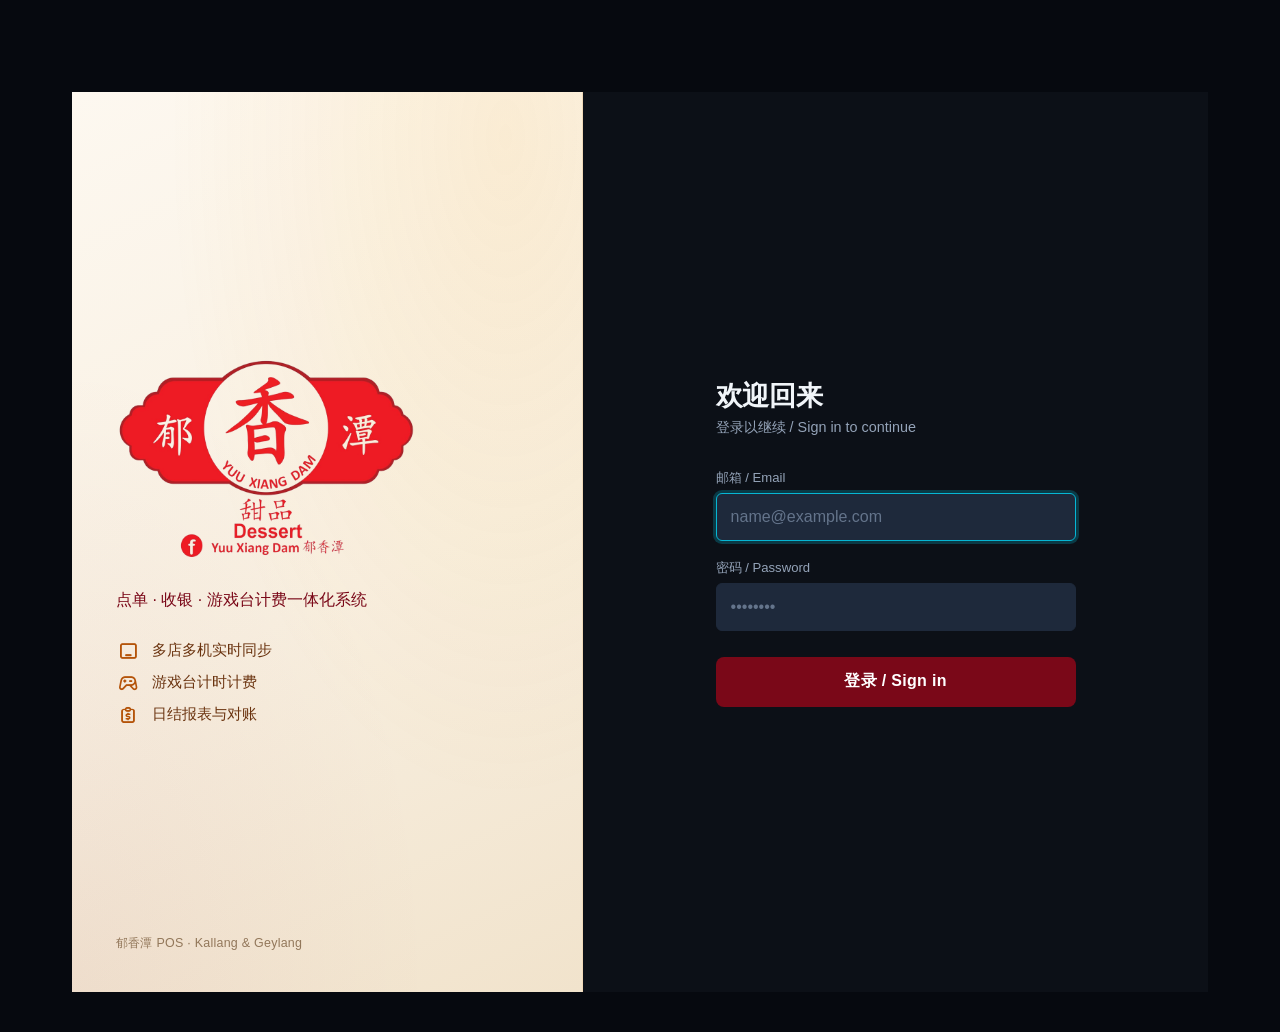
<file: index.html>
<!DOCTYPE html>
<html lang="zh-Hans-SG">
<head>
  <meta charset="UTF-8">
  <meta name="viewport" content="width=device-width, initial-scale=1.0">
  <meta name="theme-color" content="#7a0818">
  <meta name="apple-mobile-web-app-capable" content="yes">
  <meta name="mobile-web-app-capable" content="yes">
  <meta name="apple-mobile-web-app-status-bar-style" content="black-translucent">
  <title>郁香潭 · Yuu Xiang Dam — POS</title>
  <!-- Tabler outline icon webfont — self-hosted (Tier 0.6: POS must not
       depend on a CDN; a network blip used to blank every icon) -->
  <link rel="stylesheet" href="/vendor/tabler-icons.min.css?v=52">
  <!-- JetBrains Mono for tabular-aligned $ figures. Kept on Google Fonts:
       the --mono stack falls back to local SF Mono/Menlo offline, so this
       degrades gracefully instead of breaking. -->
  <link rel="preconnect" href="https://fonts.gstatic.com" crossorigin>
  <link rel="stylesheet" href="https://fonts.googleapis.com/css2?family=JetBrains+Mono:wght@400;500;700&display=swap">
  <link rel="stylesheet" href="css/style.css?v=52">
  <link rel="stylesheet" href="css/pos.css?v=52">
  <link rel="manifest" href="manifest.json">
  <!-- Favicon: official YUU XIANG DAM circle mark (PNG, regenerated 2026-06-23) -->
  <link rel="icon" href="/img/favicon-32.png" sizes="32x32" type="image/png">
  <link rel="icon" href="/img/favicon-512.png" sizes="512x512" type="image/png">
  <link rel="apple-touch-icon" sizes="180x180" href="/img/favicon-180.png">
</head>
<body>

  <nav class="navbar">
    <div class="nav-brand">
      <img src="/img/logo-circle.png" alt="郁香潭 Yuu Xiang Dam" class="nav-logo">
      <div class="nav-brand-text">
        <span class="nav-brand-zh">郁香潭</span>
        <span class="nav-brand-en">Yuu Xiang Dam</span>
      </div>
    </div>
    <div class="nav-links">
      <a href="#" class="nav-link active" data-view="pos"><span class="nav-cn">🍽️ 点单</span><small class="nav-en">POS</small></a>
      <a href="#" class="nav-link" data-view="dashboard"><span class="nav-cn">🎮 游戏台</span><small class="nav-en">Gaming</small></a>
      <a href="#" class="nav-link" data-view="orders"><span class="nav-cn">📋 订单</span><small class="nav-en">Orders</small></a>
      <a href="#" class="nav-link" data-view="menu"><span class="nav-cn">📖 菜单</span><small class="nav-en">Menu</small></a>
      <a href="#" class="nav-link" data-view="members"><span class="nav-cn">👥 会员</span><small class="nav-en">Members</small></a>
      <a href="#" class="nav-link" data-view="history"><span class="nav-cn">📊 报表</span><small class="nav-en">Reports</small></a>
      <a href="#" class="nav-link" data-view="settings"><span class="nav-cn">⚙️ 设置</span><small class="nav-en">Settings</small></a>
    </div>
  </nav>

  <main id="main-content" class="main-content">
    <div class="login-page">
      <div class="login-card">
        <div class="login-brand">
          <div class="login-spinner"></div>
          <p class="login-subtitle">加载中...</p>
        </div>
      </div>
    </div>
  </main>
  <div id="modal" class="modal"></div>

  <!-- All third-party libs self-hosted under /vendor (Tier 0.6, 2026-07-03).
       Before: 5 CDN <script> tags meant a jsDelivr outage or flaky wifi
       bricked the whole register. Pinned versions live in the repo now;
       upgrade = re-download into /vendor. -->
  <script src="/vendor/supabase.min.js?v=52"></script>
  <script src="/vendor/chart.umd.min.js?v=52"></script>
  <script src="/vendor/jspdf.umd.min.js?v=52"></script>
  <script src="/vendor/jspdf.plugin.autotable.min.js?v=52"></script>
  <script src="/vendor/xlsx.full.min.js?v=52"></script>

  <script src="js/supabase-config.js?v=52"></script>
  <script src="js/store.js?v=52"></script>
  <script src="js/auth.js?v=52"></script>
  <script src="js/dashboard.js?v=52"></script>
  <script src="js/history.js?v=52"></script>
  <script src="js/members.js?v=52"></script>
  <script src="js/settings.js?v=52"></script>
  <script src="js/pos.js?v=52"></script>
  <script src="js/menu.js?v=52"></script>
  <script src="js/orders.js?v=52"></script>
  <script src="js/admin.js?v=52"></script>
  <script src="js/app.js?v=52"></script>

  <script>
    // We removed the service worker due to stale-cache issues. For users
    // who already have an old SW installed, register the new self-destruct
    // SW which unregisters itself on activate. Subsequent visits will have
    // no SW at all, just normal HTTP caching (cleaner + always-fresh on deploy).
    if ('serviceWorker' in navigator) {
      navigator.serviceWorker.getRegistrations().then(regs => {
        if (regs.length > 0) {
          // Old SW present — install the self-destruct one to clean up.
          navigator.serviceWorker.register('/sw.js').catch(() => {});
        }
        // If no SW present, do nothing. App runs purely network-based.
      }).catch(() => {});
    }
  </script>
</body>
</html>
</file>
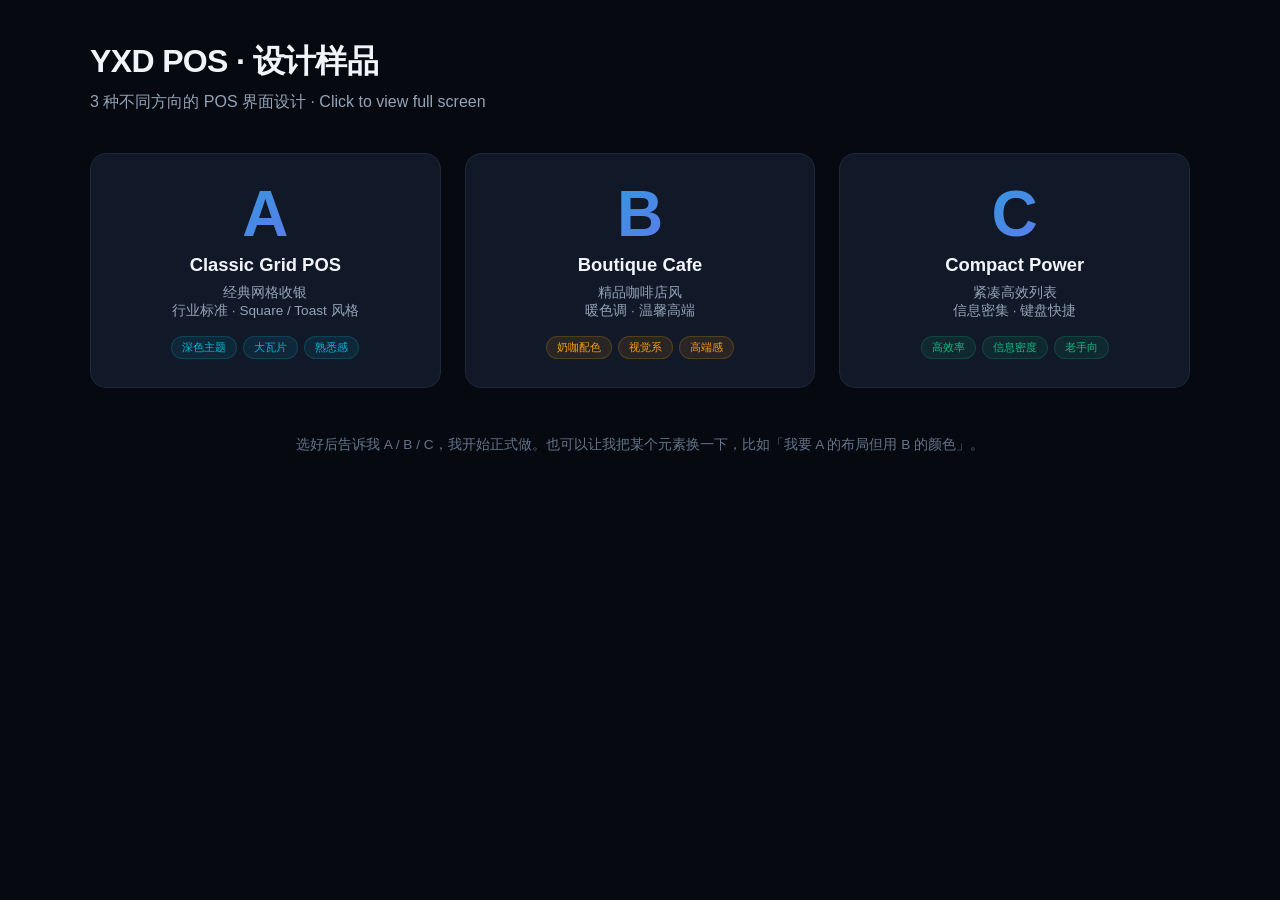
<file: mockups/index.html>
<!DOCTYPE html>
<html lang="zh">
<head>
<meta charset="UTF-8">
<meta name="viewport" content="width=device-width, initial-scale=1.0">
<title>POS Design Samples</title>
<style>
  * { box-sizing: border-box; margin: 0; padding: 0; }
  body {
    font-family: -apple-system, 'Inter', sans-serif;
    background: #06090f;
    color: #f1f5f9;
    min-height: 100vh;
    padding: 40px 24px;
  }
  .container { max-width: 1100px; margin: 0 auto; }
  h1 { font-size: 2rem; font-weight: 800; margin-bottom: 8px; letter-spacing: -0.02em; }
  .subtitle { color: #94a3b8; margin-bottom: 40px; }
  .samples { display: grid; grid-template-columns: repeat(3, 1fr); gap: 24px; }
  .sample {
    background: #111827;
    border: 1px solid #1e293b;
    border-radius: 16px;
    padding: 28px 24px;
    text-align: center;
    cursor: pointer;
    transition: all 0.3s;
    text-decoration: none;
    color: inherit;
    display: block;
  }
  .sample:hover {
    transform: translateY(-4px);
    border-color: #06b6d4;
    box-shadow: 0 12px 32px rgba(6,182,212,0.15);
  }
  .sample-letter {
    font-size: 4rem; font-weight: 900;
    background: linear-gradient(135deg, #06b6d4, #8b5cf6);
    -webkit-background-clip: text;
    -webkit-text-fill-color: transparent;
    margin-bottom: 8px;
    line-height: 1;
  }
  .sample-name { font-size: 1.15rem; font-weight: 700; margin-bottom: 8px; }
  .sample-desc { font-size: 0.85rem; color: #94a3b8; margin-bottom: 16px; }
  .sample-tags { display: flex; flex-wrap: wrap; gap: 6px; justify-content: center; }
  .tag {
    font-size: 0.7rem;
    padding: 3px 10px; border-radius: 12px;
    background: rgba(6,182,212,0.1); color: #06b6d4;
    border: 1px solid rgba(6,182,212,0.2);
  }
  .tag.warm { background: rgba(245,158,11,0.1); color: #f59e0b; border-color: rgba(245,158,11,0.2); }
  .tag.green { background: rgba(16,185,129,0.1); color: #10b981; border-color: rgba(16,185,129,0.2); }
  @media (max-width: 800px) {
    .samples { grid-template-columns: 1fr; }
  }
</style>
</head>
<body>
<div class="container">
  <h1>YXD POS · 设计样品</h1>
  <p class="subtitle">3 种不同方向的 POS 界面设计 · Click to view full screen</p>

  <div class="samples">
    <a href="sample-a-classic.html" class="sample">
      <div class="sample-letter">A</div>
      <div class="sample-name">Classic Grid POS</div>
      <div class="sample-desc">经典网格收银<br/>行业标准 · Square / Toast 风格</div>
      <div class="sample-tags">
        <span class="tag">深色主题</span>
        <span class="tag">大瓦片</span>
        <span class="tag">熟悉感</span>
      </div>
    </a>

    <a href="sample-b-cafe.html" class="sample">
      <div class="sample-letter">B</div>
      <div class="sample-name">Boutique Cafe</div>
      <div class="sample-desc">精品咖啡店风<br/>暖色调 · 温馨高端</div>
      <div class="sample-tags">
        <span class="tag warm">奶咖配色</span>
        <span class="tag warm">视觉系</span>
        <span class="tag warm">高端感</span>
      </div>
    </a>

    <a href="sample-c-compact.html" class="sample">
      <div class="sample-letter">C</div>
      <div class="sample-name">Compact Power</div>
      <div class="sample-desc">紧凑高效列表<br/>信息密集 · 键盘快捷</div>
      <div class="sample-tags">
        <span class="tag green">高效率</span>
        <span class="tag green">信息密度</span>
        <span class="tag green">老手向</span>
      </div>
    </a>
  </div>

  <p style="text-align:center;margin-top:48px;color:#64748b;font-size:0.85rem">
    选好后告诉我 A / B / C，我开始正式做。也可以让我把某个元素换一下，比如「我要 A 的布局但用 B 的颜色」。
  </p>
</div>
</body>
</html>
</file>
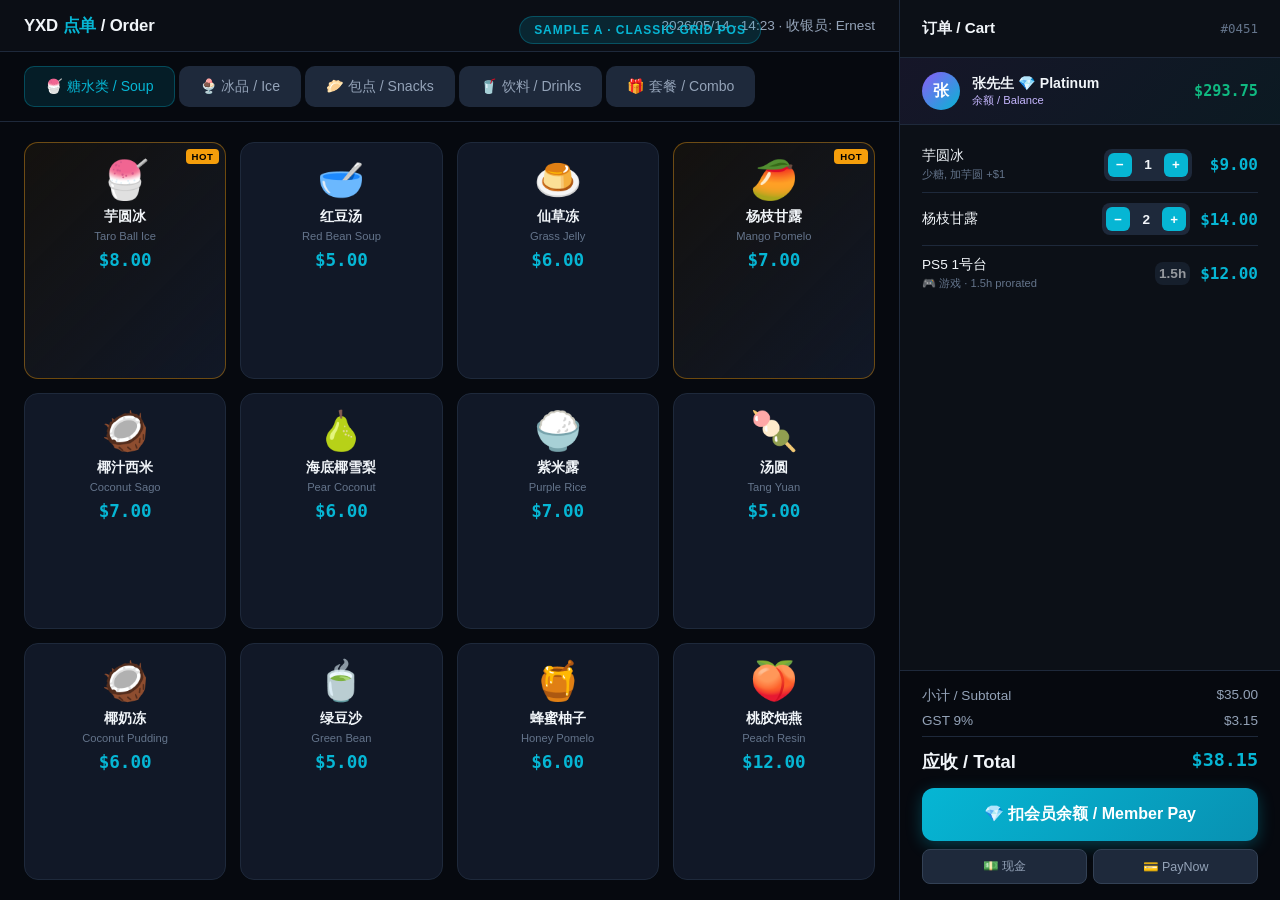
<file: mockups/sample-a-classic.html>
<!DOCTYPE html>
<html lang="zh">
<head>
<meta charset="UTF-8">
<meta name="viewport" content="width=device-width, initial-scale=1.0">
<title>Sample A — Classic Grid POS</title>
<style>
  * { box-sizing: border-box; margin: 0; padding: 0; }
  body {
    font-family: -apple-system, 'Inter', sans-serif;
    background: #06090f;
    color: #f1f5f9;
    min-height: 100vh;
    overflow: hidden;
  }

  .pos-layout {
    display: grid;
    grid-template-columns: 1fr 380px;
    height: 100vh;
  }

  /* ===== Left: Products ===== */
  .products-panel {
    display: flex; flex-direction: column;
    border-right: 1px solid #1e293b;
  }
  .top-bar {
    display: flex; align-items: center; justify-content: space-between;
    padding: 14px 24px;
    border-bottom: 1px solid #1e293b;
    background: rgba(12,16,23,0.85);
  }
  .top-bar-title {
    font-size: 1.05rem; font-weight: 700; letter-spacing: -0.01em;
  }
  .top-bar-title .accent { color: #06b6d4; }
  .top-bar-meta { font-size: 0.85rem; color: #94a3b8; }

  .category-tabs {
    display: flex; gap: 4px; padding: 14px 24px;
    border-bottom: 1px solid #1e293b;
    overflow-x: auto;
  }
  .cat-tab {
    padding: 10px 20px; border-radius: 10px;
    font-size: 0.88rem; font-weight: 500;
    color: #94a3b8; background: #1e293b;
    border: 1px solid transparent;
    cursor: pointer; white-space: nowrap;
    transition: all 0.15s;
  }
  .cat-tab:hover { color: #f1f5f9; }
  .cat-tab.active {
    background: rgba(6,182,212,0.12);
    color: #06b6d4;
    border-color: rgba(6,182,212,0.3);
  }

  .product-grid {
    display: grid;
    grid-template-columns: repeat(4, 1fr);
    gap: 14px;
    padding: 20px 24px;
    overflow-y: auto;
    flex: 1;
  }
  .product-tile {
    background: #111827;
    border: 1px solid #1e293b;
    border-radius: 14px;
    padding: 18px 14px;
    cursor: pointer;
    transition: all 0.2s;
    text-align: center;
    position: relative;
  }
  .product-tile:hover {
    transform: translateY(-3px);
    border-color: #06b6d4;
    box-shadow: 0 8px 24px rgba(6,182,212,0.15);
  }
  .product-tile.featured {
    border-color: rgba(245,158,11,0.4);
    background: linear-gradient(135deg, rgba(245,158,11,0.06), #111827);
  }
  .product-emoji { font-size: 2.4rem; margin-bottom: 8px; line-height: 1; }
  .product-name {
    font-size: 0.88rem; font-weight: 600; margin-bottom: 4px;
    color: #f1f5f9;
  }
  .product-name-en {
    font-size: 0.7rem; color: #64748b; margin-bottom: 8px;
  }
  .product-price {
    font-family: 'SF Mono', 'Menlo', monospace;
    font-size: 1.1rem; font-weight: 700;
    color: #06b6d4;
  }
  .featured-tag {
    position: absolute; top: 6px; right: 6px;
    font-size: 0.6rem; font-weight: 700;
    background: #f59e0b; color: #000;
    padding: 2px 6px; border-radius: 4px;
    letter-spacing: 0.05em;
  }

  /* ===== Right: Cart ===== */
  .cart-panel {
    display: flex; flex-direction: column;
    background: #0c1017;
  }
  .cart-header {
    padding: 18px 22px;
    border-bottom: 1px solid #1e293b;
    display: flex; justify-content: space-between; align-items: center;
  }
  .cart-title { font-size: 0.95rem; font-weight: 700; }
  .order-no { font-size: 0.78rem; color: #64748b; font-family: 'SF Mono', monospace; }

  .cart-customer {
    padding: 14px 22px;
    background: linear-gradient(135deg, rgba(139,92,246,0.08), rgba(6,182,212,0.06));
    border-bottom: 1px solid #1e293b;
    display: flex; align-items: center; gap: 12px;
  }
  .cust-avatar {
    width: 38px; height: 38px; border-radius: 50%;
    background: linear-gradient(135deg, #8b5cf6, #06b6d4);
    display: flex; align-items: center; justify-content: center;
    font-weight: 700; color: #fff;
  }
  .cust-info { flex: 1; }
  .cust-name { font-size: 0.88rem; font-weight: 600; }
  .cust-tier { font-size: 0.7rem; color: #c4b5fd; }
  .cust-balance {
    font-family: 'SF Mono', monospace;
    font-size: 0.95rem; font-weight: 700;
    color: #10b981;
  }

  .cart-items {
    flex: 1; overflow-y: auto;
    padding: 12px 22px;
  }
  .cart-item {
    display: flex; align-items: center; gap: 10px;
    padding: 10px 0;
    border-bottom: 1px solid #1e293b;
  }
  .cart-item:last-child { border-bottom: none; }
  .cart-item-info { flex: 1; min-width: 0; }
  .cart-item-name { font-size: 0.85rem; font-weight: 500; }
  .cart-item-mod { font-size: 0.7rem; color: #64748b; margin-top: 2px; }
  .cart-item-qty {
    display: flex; align-items: center; gap: 6px;
    background: #1e293b; border-radius: 8px;
    padding: 4px;
  }
  .qty-btn {
    width: 24px; height: 24px; border-radius: 6px;
    background: #06b6d4; color: #fff;
    border: none; cursor: pointer; font-weight: 700;
  }
  .qty-num { min-width: 20px; text-align: center; font-weight: 600; font-size: 0.85rem; }
  .cart-item-price {
    font-family: 'SF Mono', monospace;
    font-weight: 700; min-width: 56px; text-align: right;
    color: #06b6d4;
  }

  .cart-totals {
    padding: 16px 22px;
    border-top: 1px solid #1e293b;
    background: #06090f;
  }
  .total-row {
    display: flex; justify-content: space-between;
    font-size: 0.85rem; margin-bottom: 8px;
    color: #94a3b8;
  }
  .total-row.grand {
    font-size: 1.15rem; font-weight: 700; color: #f1f5f9;
    margin-top: 8px; padding-top: 12px; border-top: 1px solid #1e293b;
  }
  .total-row.grand .amount { color: #06b6d4; font-family: 'SF Mono', monospace; }

  .pay-button {
    display: block; width: 100%;
    padding: 16px;
    margin-top: 14px;
    background: linear-gradient(135deg, #06b6d4, #0891b2);
    color: #fff;
    border: none; border-radius: 12px;
    font-size: 1rem; font-weight: 700;
    cursor: pointer;
    transition: all 0.2s;
    box-shadow: 0 4px 16px rgba(6,182,212,0.3);
  }
  .pay-button:hover { transform: translateY(-2px); box-shadow: 0 6px 20px rgba(6,182,212,0.4); }

  .pay-options {
    display: grid; grid-template-columns: 1fr 1fr; gap: 6px;
    margin-top: 8px;
  }
  .pay-opt-btn {
    padding: 8px;
    background: #1e293b;
    color: #94a3b8;
    border: 1px solid #334155;
    border-radius: 8px;
    font-size: 0.78rem; font-weight: 500;
    cursor: pointer;
  }
  .pay-opt-btn:hover { background: #334155; color: #f1f5f9; }

  /* Sample label */
  .sample-label {
    position: fixed; top: 16px; left: 50%; transform: translateX(-50%);
    background: rgba(6,182,212,0.15); color: #06b6d4;
    padding: 6px 14px; border-radius: 20px;
    font-size: 0.75rem; font-weight: 700;
    border: 1px solid rgba(6,182,212,0.3);
    z-index: 100;
    letter-spacing: 0.08em;
  }
</style>
</head>
<body>

<div class="sample-label">SAMPLE A · CLASSIC GRID POS</div>

<div class="pos-layout">
  <!-- LEFT: Products -->
  <div class="products-panel">
    <div class="top-bar">
      <div class="top-bar-title">YXD <span class="accent">点单</span> / Order</div>
      <div class="top-bar-meta">2026/05/14 · 14:23 · 收银员: Ernest</div>
    </div>

    <div class="category-tabs">
      <button class="cat-tab active">🍧 糖水类 / Soup</button>
      <button class="cat-tab">🍨 冰品 / Ice</button>
      <button class="cat-tab">🥟 包点 / Snacks</button>
      <button class="cat-tab">🥤 饮料 / Drinks</button>
      <button class="cat-tab">🎁 套餐 / Combo</button>
    </div>

    <div class="product-grid">
      <div class="product-tile featured">
        <span class="featured-tag">HOT</span>
        <div class="product-emoji">🍧</div>
        <div class="product-name">芋圆冰</div>
        <div class="product-name-en">Taro Ball Ice</div>
        <div class="product-price">$8.00</div>
      </div>
      <div class="product-tile">
        <div class="product-emoji">🥣</div>
        <div class="product-name">红豆汤</div>
        <div class="product-name-en">Red Bean Soup</div>
        <div class="product-price">$5.00</div>
      </div>
      <div class="product-tile">
        <div class="product-emoji">🍮</div>
        <div class="product-name">仙草冻</div>
        <div class="product-name-en">Grass Jelly</div>
        <div class="product-price">$6.00</div>
      </div>
      <div class="product-tile featured">
        <span class="featured-tag">HOT</span>
        <div class="product-emoji">🥭</div>
        <div class="product-name">杨枝甘露</div>
        <div class="product-name-en">Mango Pomelo</div>
        <div class="product-price">$7.00</div>
      </div>
      <div class="product-tile">
        <div class="product-emoji">🥥</div>
        <div class="product-name">椰汁西米</div>
        <div class="product-name-en">Coconut Sago</div>
        <div class="product-price">$7.00</div>
      </div>
      <div class="product-tile">
        <div class="product-emoji">🍐</div>
        <div class="product-name">海底椰雪梨</div>
        <div class="product-name-en">Pear Coconut</div>
        <div class="product-price">$6.00</div>
      </div>
      <div class="product-tile">
        <div class="product-emoji">🍚</div>
        <div class="product-name">紫米露</div>
        <div class="product-name-en">Purple Rice</div>
        <div class="product-price">$7.00</div>
      </div>
      <div class="product-tile">
        <div class="product-emoji">🍡</div>
        <div class="product-name">汤圆</div>
        <div class="product-name-en">Tang Yuan</div>
        <div class="product-price">$5.00</div>
      </div>
      <div class="product-tile">
        <div class="product-emoji">🥥</div>
        <div class="product-name">椰奶冻</div>
        <div class="product-name-en">Coconut Pudding</div>
        <div class="product-price">$6.00</div>
      </div>
      <div class="product-tile">
        <div class="product-emoji">🍵</div>
        <div class="product-name">绿豆沙</div>
        <div class="product-name-en">Green Bean</div>
        <div class="product-price">$5.00</div>
      </div>
      <div class="product-tile">
        <div class="product-emoji">🍯</div>
        <div class="product-name">蜂蜜柚子</div>
        <div class="product-name-en">Honey Pomelo</div>
        <div class="product-price">$6.00</div>
      </div>
      <div class="product-tile">
        <div class="product-emoji">🍑</div>
        <div class="product-name">桃胶炖燕</div>
        <div class="product-name-en">Peach Resin</div>
        <div class="product-price">$12.00</div>
      </div>
    </div>
  </div>

  <!-- RIGHT: Cart -->
  <div class="cart-panel">
    <div class="cart-header">
      <div class="cart-title">订单 / Cart</div>
      <div class="order-no">#0451</div>
    </div>

    <div class="cart-customer">
      <div class="cust-avatar">张</div>
      <div class="cust-info">
        <div class="cust-name">张先生 💎 Platinum</div>
        <div class="cust-tier">余额 / Balance</div>
      </div>
      <div class="cust-balance">$293.75</div>
    </div>

    <div class="cart-items">
      <div class="cart-item">
        <div class="cart-item-info">
          <div class="cart-item-name">芋圆冰</div>
          <div class="cart-item-mod">少糖, 加芋圆 +$1</div>
        </div>
        <div class="cart-item-qty">
          <button class="qty-btn">−</button>
          <span class="qty-num">1</span>
          <button class="qty-btn">+</button>
        </div>
        <div class="cart-item-price">$9.00</div>
      </div>
      <div class="cart-item">
        <div class="cart-item-info">
          <div class="cart-item-name">杨枝甘露</div>
        </div>
        <div class="cart-item-qty">
          <button class="qty-btn">−</button>
          <span class="qty-num">2</span>
          <button class="qty-btn">+</button>
        </div>
        <div class="cart-item-price">$14.00</div>
      </div>
      <div class="cart-item">
        <div class="cart-item-info">
          <div class="cart-item-name">PS5 1号台</div>
          <div class="cart-item-mod">🎮 游戏 · 1.5h prorated</div>
        </div>
        <div class="cart-item-qty" style="opacity:0.6">
          <span class="qty-num">1.5h</span>
        </div>
        <div class="cart-item-price">$12.00</div>
      </div>
    </div>

    <div class="cart-totals">
      <div class="total-row">
        <span>小计 / Subtotal</span>
        <span>$35.00</span>
      </div>
      <div class="total-row">
        <span>GST 9%</span>
        <span>$3.15</span>
      </div>
      <div class="total-row grand">
        <span>应收 / Total</span>
        <span class="amount">$38.15</span>
      </div>

      <button class="pay-button">💎 扣会员余额 / Member Pay</button>

      <div class="pay-options">
        <button class="pay-opt-btn">💵 现金</button>
        <button class="pay-opt-btn">💳 PayNow</button>
      </div>
    </div>
  </div>
</div>

</body>
</html>
</file>
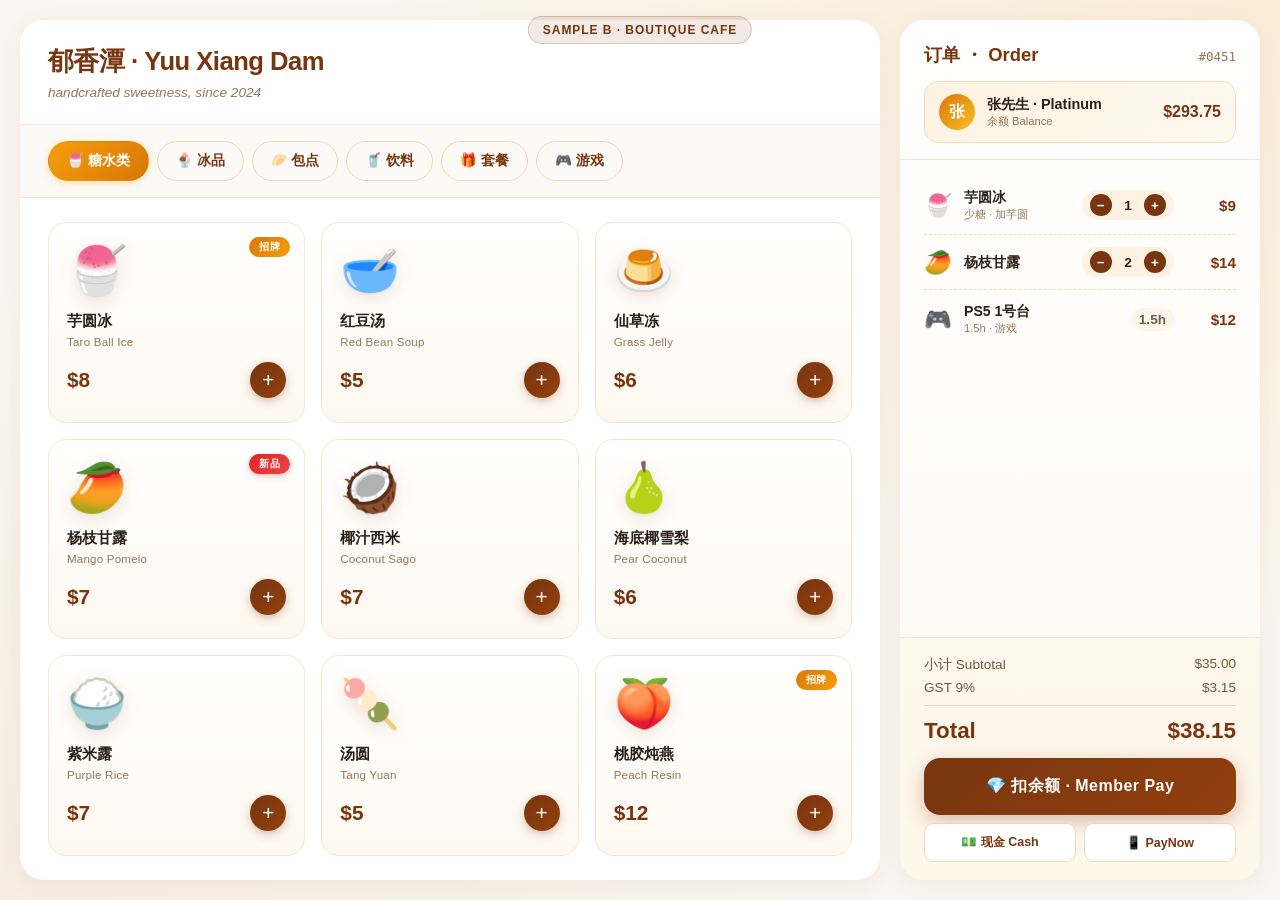
<file: mockups/sample-b-cafe.html>
<!DOCTYPE html>
<html lang="zh">
<head>
<meta charset="UTF-8">
<meta name="viewport" content="width=device-width, initial-scale=1.0">
<title>Sample B — Boutique Cafe</title>
<style>
  * { box-sizing: border-box; margin: 0; padding: 0; }
  body {
    font-family: -apple-system, 'Inter', sans-serif;
    background: #faf5ee;
    color: #2a1f17;
    min-height: 100vh;
    background-image:
      radial-gradient(ellipse at top right, rgba(245,158,11,0.1), transparent 50%),
      radial-gradient(ellipse at bottom left, rgba(180,83,9,0.05), transparent 50%);
  }

  .pos-layout {
    display: grid;
    grid-template-columns: 1fr 360px;
    height: 100vh;
    padding: 20px;
    gap: 20px;
  }

  /* ===== Left: Menu ===== */
  .menu-panel {
    background: #fff;
    border-radius: 24px;
    overflow: hidden;
    display: flex; flex-direction: column;
    box-shadow: 0 4px 24px rgba(120,53,15,0.06);
  }

  .menu-top {
    padding: 24px 28px;
    border-bottom: 1px solid #f5e6d3;
  }
  .brand-title {
    font-size: 1.6rem; font-weight: 800;
    letter-spacing: -0.02em;
    color: #78350f;
    margin-bottom: 6px;
  }
  .brand-subtitle {
    font-size: 0.85rem; color: #92775a;
    font-style: italic;
  }

  .category-bar {
    display: flex; gap: 8px;
    padding: 16px 28px;
    background: #fcfaf7;
    border-bottom: 1px solid #f5e6d3;
    overflow-x: auto;
  }
  .cat-pill {
    padding: 10px 18px; border-radius: 24px;
    font-size: 0.85rem; font-weight: 600;
    color: #78350f; background: transparent;
    border: 1px solid #f0d9b8;
    white-space: nowrap; cursor: pointer;
    transition: all 0.2s;
    display: inline-flex; align-items: center; gap: 6px;
  }
  .cat-pill:hover { background: #fef3e2; }
  .cat-pill.active {
    background: linear-gradient(135deg, #f59e0b, #d97706);
    color: #fff; border-color: transparent;
    box-shadow: 0 2px 8px rgba(245,158,11,0.3);
  }

  .menu-grid {
    display: grid;
    grid-template-columns: repeat(3, 1fr);
    gap: 16px;
    padding: 24px 28px;
    overflow-y: auto;
    flex: 1;
  }

  .item-card {
    background: linear-gradient(180deg, #fff 0%, #fef9f0 100%);
    border: 1.5px solid #f5e6d3;
    border-radius: 18px;
    padding: 20px 18px;
    cursor: pointer;
    transition: all 0.25s;
    position: relative;
    overflow: hidden;
  }
  .item-card:hover {
    transform: translateY(-4px);
    border-color: #f59e0b;
    box-shadow: 0 12px 28px rgba(120,53,15,0.12);
  }
  .item-emoji {
    font-size: 3rem;
    margin-bottom: 12px;
    display: block;
    filter: drop-shadow(0 4px 8px rgba(120,53,15,0.15));
  }
  .item-name {
    font-size: 0.95rem; font-weight: 700;
    color: #2a1f17;
    margin-bottom: 4px;
  }
  .item-name-en {
    font-size: 0.72rem; color: #92775a;
    margin-bottom: 14px;
    letter-spacing: 0.02em;
  }
  .item-bottom {
    display: flex; align-items: center; justify-content: space-between;
  }
  .item-price {
    font-size: 1.3rem; font-weight: 800;
    color: #78350f;
    font-family: 'SF Pro Display', sans-serif;
  }
  .add-btn {
    width: 36px; height: 36px; border-radius: 50%;
    background: linear-gradient(135deg, #78350f, #92400e);
    color: #fff; border: none;
    font-size: 1.3rem; font-weight: 300;
    cursor: pointer;
    transition: all 0.2s;
    display: flex; align-items: center; justify-content: center;
    box-shadow: 0 3px 10px rgba(120,53,15,0.3);
  }
  .add-btn:hover {
    transform: rotate(90deg) scale(1.1);
    box-shadow: 0 5px 14px rgba(120,53,15,0.4);
  }
  .badge-new {
    position: absolute; top: 14px; right: 14px;
    background: linear-gradient(135deg, #dc2626, #ef4444);
    color: #fff; font-size: 0.62rem; font-weight: 700;
    padding: 3px 10px; border-radius: 12px;
    letter-spacing: 0.05em;
    box-shadow: 0 2px 6px rgba(220,38,38,0.3);
  }
  .badge-rec {
    position: absolute; top: 14px; right: 14px;
    background: linear-gradient(135deg, #d97706, #f59e0b);
    color: #fff; font-size: 0.62rem; font-weight: 700;
    padding: 3px 10px; border-radius: 12px;
    letter-spacing: 0.05em;
  }

  /* ===== Right: Cart ===== */
  .cart-panel {
    background: linear-gradient(180deg, #fff 0%, #fef9f0 100%);
    border-radius: 24px;
    display: flex; flex-direction: column;
    box-shadow: 0 4px 24px rgba(120,53,15,0.06);
    overflow: hidden;
  }

  .cart-top {
    padding: 22px 24px 16px;
    border-bottom: 1px solid #f5e6d3;
  }
  .cart-title-row {
    display: flex; justify-content: space-between; align-items: baseline;
    margin-bottom: 14px;
  }
  .cart-title {
    font-size: 1.15rem; font-weight: 800;
    color: #78350f;
  }
  .cart-order {
    font-size: 0.78rem; color: #92775a;
    font-family: 'SF Mono', monospace;
  }

  .member-pill {
    display: flex; align-items: center; gap: 12px;
    padding: 12px 14px;
    background: linear-gradient(135deg, #fef3e2, #fef9f0);
    border: 1px solid #f0d9b8;
    border-radius: 14px;
  }
  .member-icon {
    width: 36px; height: 36px; border-radius: 50%;
    background: linear-gradient(135deg, #d97706, #fbbf24);
    color: #fff;
    display: flex; align-items: center; justify-content: center;
    font-weight: 700; font-size: 1rem;
  }
  .member-text { flex: 1; }
  .member-name { font-size: 0.9rem; font-weight: 700; color: #2a1f17; }
  .member-tier-label { font-size: 0.7rem; color: #92775a; }
  .member-bal {
    font-size: 1rem; font-weight: 800; color: #78350f;
    font-family: 'SF Pro Display', sans-serif;
  }

  .cart-list {
    flex: 1; overflow-y: auto;
    padding: 16px 24px;
  }
  .cart-empty {
    text-align: center; padding: 40px 20px;
    color: #92775a; font-size: 0.85rem;
  }
  .ci {
    display: flex; align-items: center; gap: 12px;
    padding: 12px 0;
    border-bottom: 1px dashed #f0d9b8;
  }
  .ci:last-child { border-bottom: none; }
  .ci-icon {
    font-size: 1.4rem;
    flex-shrink: 0;
  }
  .ci-info { flex: 1; min-width: 0; }
  .ci-name { font-size: 0.88rem; font-weight: 600; color: #2a1f17; }
  .ci-mod { font-size: 0.7rem; color: #92775a; }
  .ci-qty {
    display: flex; align-items: center; gap: 8px;
    background: #fef3e2;
    border-radius: 18px;
    padding: 4px 8px;
  }
  .ci-qty button {
    width: 22px; height: 22px; border-radius: 50%;
    background: #78350f; color: #fff;
    border: none; font-weight: 700; cursor: pointer;
  }
  .ci-qty-num { font-weight: 700; font-size: 0.85rem; min-width: 16px; text-align: center; }
  .ci-price {
    font-weight: 800; color: #78350f; font-size: 0.95rem;
    min-width: 50px; text-align: right;
    font-family: 'SF Pro Display', sans-serif;
  }

  .totals-block {
    padding: 18px 24px;
    background: rgba(254,243,226,0.4);
    border-top: 1px solid #f5e6d3;
  }
  .tr {
    display: flex; justify-content: space-between;
    font-size: 0.85rem; margin-bottom: 6px;
    color: #6b5840;
  }
  .tr.grand {
    margin-top: 10px; padding-top: 12px;
    border-top: 1px solid #f0d9b8;
    font-size: 1.4rem; font-weight: 800;
    color: #78350f;
  }

  .pay-btn-main {
    display: block; width: 100%;
    padding: 18px;
    margin-top: 14px;
    background: linear-gradient(135deg, #78350f, #92400e);
    color: #fff; border: none; border-radius: 16px;
    font-size: 1rem; font-weight: 700;
    cursor: pointer;
    box-shadow: 0 6px 20px rgba(120,53,15,0.3);
    transition: all 0.2s;
    letter-spacing: 0.03em;
  }
  .pay-btn-main:hover { transform: translateY(-2px); box-shadow: 0 8px 24px rgba(120,53,15,0.4); }

  .pay-alts {
    display: grid; grid-template-columns: 1fr 1fr; gap: 8px;
    margin-top: 8px;
  }
  .pay-alt {
    padding: 10px; background: #fff;
    border: 1px solid #f0d9b8; border-radius: 10px;
    font-size: 0.78rem; font-weight: 600; color: #78350f;
    cursor: pointer;
  }
  .pay-alt:hover { background: #fef3e2; }

  .sample-label {
    position: fixed; top: 16px; left: 50%; transform: translateX(-50%);
    background: rgba(120,53,15,0.1); color: #78350f;
    padding: 6px 14px; border-radius: 20px;
    font-size: 0.75rem; font-weight: 700;
    border: 1px solid rgba(120,53,15,0.2);
    z-index: 100;
    letter-spacing: 0.08em;
  }
</style>
</head>
<body>

<div class="sample-label">SAMPLE B · BOUTIQUE CAFE</div>

<div class="pos-layout">
  <!-- LEFT: Menu -->
  <div class="menu-panel">
    <div class="menu-top">
      <div class="brand-title">郁香潭 · Yuu Xiang Dam</div>
      <div class="brand-subtitle">handcrafted sweetness, since 2024</div>
    </div>

    <div class="category-bar">
      <button class="cat-pill active">🍧 糖水类</button>
      <button class="cat-pill">🍨 冰品</button>
      <button class="cat-pill">🥟 包点</button>
      <button class="cat-pill">🥤 饮料</button>
      <button class="cat-pill">🎁 套餐</button>
      <button class="cat-pill">🎮 游戏</button>
    </div>

    <div class="menu-grid">
      <div class="item-card">
        <span class="badge-rec">招牌</span>
        <span class="item-emoji">🍧</span>
        <div class="item-name">芋圆冰</div>
        <div class="item-name-en">Taro Ball Ice</div>
        <div class="item-bottom">
          <div class="item-price">$8</div>
          <button class="add-btn">+</button>
        </div>
      </div>
      <div class="item-card">
        <span class="item-emoji">🥣</span>
        <div class="item-name">红豆汤</div>
        <div class="item-name-en">Red Bean Soup</div>
        <div class="item-bottom">
          <div class="item-price">$5</div>
          <button class="add-btn">+</button>
        </div>
      </div>
      <div class="item-card">
        <span class="item-emoji">🍮</span>
        <div class="item-name">仙草冻</div>
        <div class="item-name-en">Grass Jelly</div>
        <div class="item-bottom">
          <div class="item-price">$6</div>
          <button class="add-btn">+</button>
        </div>
      </div>
      <div class="item-card">
        <span class="badge-new">新品</span>
        <span class="item-emoji">🥭</span>
        <div class="item-name">杨枝甘露</div>
        <div class="item-name-en">Mango Pomelo</div>
        <div class="item-bottom">
          <div class="item-price">$7</div>
          <button class="add-btn">+</button>
        </div>
      </div>
      <div class="item-card">
        <span class="item-emoji">🥥</span>
        <div class="item-name">椰汁西米</div>
        <div class="item-name-en">Coconut Sago</div>
        <div class="item-bottom">
          <div class="item-price">$7</div>
          <button class="add-btn">+</button>
        </div>
      </div>
      <div class="item-card">
        <span class="item-emoji">🍐</span>
        <div class="item-name">海底椰雪梨</div>
        <div class="item-name-en">Pear Coconut</div>
        <div class="item-bottom">
          <div class="item-price">$6</div>
          <button class="add-btn">+</button>
        </div>
      </div>
      <div class="item-card">
        <span class="item-emoji">🍚</span>
        <div class="item-name">紫米露</div>
        <div class="item-name-en">Purple Rice</div>
        <div class="item-bottom">
          <div class="item-price">$7</div>
          <button class="add-btn">+</button>
        </div>
      </div>
      <div class="item-card">
        <span class="item-emoji">🍡</span>
        <div class="item-name">汤圆</div>
        <div class="item-name-en">Tang Yuan</div>
        <div class="item-bottom">
          <div class="item-price">$5</div>
          <button class="add-btn">+</button>
        </div>
      </div>
      <div class="item-card">
        <span class="badge-rec">招牌</span>
        <span class="item-emoji">🍑</span>
        <div class="item-name">桃胶炖燕</div>
        <div class="item-name-en">Peach Resin</div>
        <div class="item-bottom">
          <div class="item-price">$12</div>
          <button class="add-btn">+</button>
        </div>
      </div>
    </div>
  </div>

  <!-- RIGHT: Cart -->
  <div class="cart-panel">
    <div class="cart-top">
      <div class="cart-title-row">
        <div class="cart-title">订单 ・ Order</div>
        <div class="cart-order">#0451</div>
      </div>
      <div class="member-pill">
        <div class="member-icon">张</div>
        <div class="member-text">
          <div class="member-name">张先生 · Platinum</div>
          <div class="member-tier-label">余额 Balance</div>
        </div>
        <div class="member-bal">$293.75</div>
      </div>
    </div>

    <div class="cart-list">
      <div class="ci">
        <span class="ci-icon">🍧</span>
        <div class="ci-info">
          <div class="ci-name">芋圆冰</div>
          <div class="ci-mod">少糖 · 加芋圆</div>
        </div>
        <div class="ci-qty">
          <button>−</button>
          <span class="ci-qty-num">1</span>
          <button>+</button>
        </div>
        <div class="ci-price">$9</div>
      </div>
      <div class="ci">
        <span class="ci-icon">🥭</span>
        <div class="ci-info">
          <div class="ci-name">杨枝甘露</div>
        </div>
        <div class="ci-qty">
          <button>−</button>
          <span class="ci-qty-num">2</span>
          <button>+</button>
        </div>
        <div class="ci-price">$14</div>
      </div>
      <div class="ci">
        <span class="ci-icon">🎮</span>
        <div class="ci-info">
          <div class="ci-name">PS5 1号台</div>
          <div class="ci-mod">1.5h · 游戏</div>
        </div>
        <div class="ci-qty" style="opacity:0.7">
          <span class="ci-qty-num">1.5h</span>
        </div>
        <div class="ci-price">$12</div>
      </div>
    </div>

    <div class="totals-block">
      <div class="tr"><span>小计 Subtotal</span><span>$35.00</span></div>
      <div class="tr"><span>GST 9%</span><span>$3.15</span></div>
      <div class="tr grand"><span>Total</span><span>$38.15</span></div>

      <button class="pay-btn-main">💎 扣余额 · Member Pay</button>
      <div class="pay-alts">
        <button class="pay-alt">💵 现金 Cash</button>
        <button class="pay-alt">📱 PayNow</button>
      </div>
    </div>
  </div>
</div>

</body>
</html>
</file>
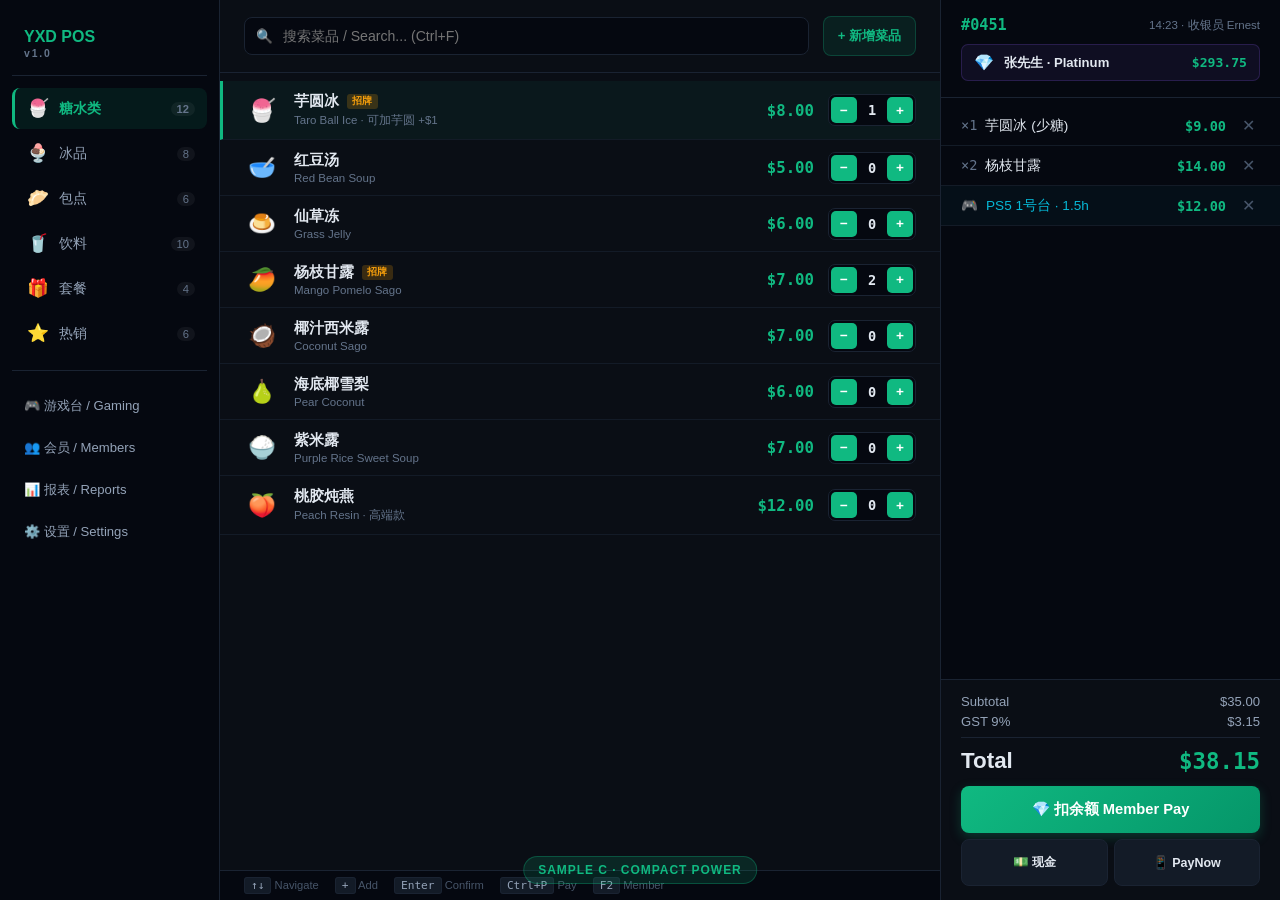
<file: mockups/sample-c-compact.html>
<!DOCTYPE html>
<html lang="zh">
<head>
<meta charset="UTF-8">
<meta name="viewport" content="width=device-width, initial-scale=1.0">
<title>Sample C — Compact Power POS</title>
<style>
  * { box-sizing: border-box; margin: 0; padding: 0; }
  body {
    font-family: -apple-system, 'Inter', sans-serif;
    background: #0a0e15;
    color: #e2e8f0;
    min-height: 100vh;
    overflow: hidden;
  }

  .pos-layout {
    display: grid;
    grid-template-columns: 220px 1fr 340px;
    height: 100vh;
  }

  /* ===== Sidebar: Categories ===== */
  .sidebar {
    background: #050810;
    border-right: 1px solid #1a2332;
    padding: 16px 12px;
    display: flex; flex-direction: column;
    gap: 4px;
  }
  .sidebar-brand {
    padding: 12px 12px 16px;
    font-size: 0.78rem; font-weight: 700;
    color: #64748b; letter-spacing: 0.15em;
    border-bottom: 1px solid #1a2332;
    margin-bottom: 8px;
  }
  .sidebar-brand .name { color: #10b981; font-size: 1rem; letter-spacing: 0; }

  .side-cat {
    display: flex; align-items: center; gap: 10px;
    padding: 10px 12px;
    border-radius: 8px;
    font-size: 0.85rem; font-weight: 500;
    color: #94a3b8;
    cursor: pointer;
    transition: all 0.15s;
    border-left: 3px solid transparent;
  }
  .side-cat:hover { background: rgba(16,185,129,0.05); color: #e2e8f0; }
  .side-cat.active {
    background: rgba(16,185,129,0.1);
    color: #10b981;
    border-left-color: #10b981;
    font-weight: 600;
  }
  .side-cat .icon { font-size: 1.1rem; }
  .side-cat .count {
    margin-left: auto;
    font-size: 0.7rem;
    background: rgba(255,255,255,0.05);
    padding: 1px 6px; border-radius: 8px;
    color: #64748b;
  }

  .sidebar-divider {
    height: 1px; background: #1a2332;
    margin: 12px 0;
  }

  .sidebar-action {
    padding: 10px 12px; border-radius: 8px;
    background: transparent; border: none;
    color: #94a3b8;
    font-size: 0.82rem; font-weight: 500;
    cursor: pointer; text-align: left;
    display: flex; align-items: center; gap: 10px;
  }
  .sidebar-action:hover { background: rgba(255,255,255,0.04); color: #e2e8f0; }

  /* ===== Center: Product List ===== */
  .center {
    display: flex; flex-direction: column;
    background: #0a0e15;
  }
  .center-top {
    padding: 16px 24px;
    border-bottom: 1px solid #1a2332;
    display: flex; align-items: center; gap: 14px;
  }
  .search-box {
    flex: 1; position: relative;
  }
  .search-box input {
    width: 100%; padding: 10px 14px 10px 38px;
    background: #050810;
    border: 1px solid #1a2332;
    border-radius: 8px;
    color: #e2e8f0; font-size: 0.88rem;
    outline: none;
    transition: border-color 0.15s;
  }
  .search-box input:focus { border-color: #10b981; }
  .search-box::before {
    content: '🔍';
    position: absolute; left: 12px; top: 50%;
    transform: translateY(-50%);
    font-size: 0.85rem;
  }
  .quick-btn {
    padding: 10px 14px;
    background: rgba(16,185,129,0.1);
    color: #10b981;
    border: 1px solid rgba(16,185,129,0.25);
    border-radius: 8px;
    font-size: 0.82rem; font-weight: 600;
    cursor: pointer;
  }
  .quick-btn:hover { background: rgba(16,185,129,0.15); }

  .product-list {
    flex: 1; overflow-y: auto;
    padding: 8px 0;
  }
  .row {
    display: grid;
    grid-template-columns: 36px 1fr auto auto;
    align-items: center;
    gap: 14px;
    padding: 11px 24px;
    border-bottom: 1px solid #131b27;
    cursor: pointer;
    transition: background 0.1s;
  }
  .row:hover { background: rgba(255,255,255,0.02); }
  .row.selected {
    background: rgba(16,185,129,0.06);
    border-left: 3px solid #10b981;
    padding-left: 21px;
  }
  .row-emoji { font-size: 1.4rem; text-align: center; }
  .row-info { min-width: 0; }
  .row-name {
    font-size: 0.92rem; font-weight: 600;
    color: #e2e8f0;
    display: flex; align-items: center; gap: 8px;
  }
  .row-name .tag-hot {
    font-size: 0.6rem; font-weight: 700;
    background: rgba(245,158,11,0.2); color: #f59e0b;
    padding: 1px 5px; border-radius: 3px;
    letter-spacing: 0.05em;
  }
  .row-meta {
    font-size: 0.72rem; color: #64748b;
    margin-top: 2px;
  }
  .row-price {
    font-family: 'SF Mono', monospace;
    font-weight: 700; font-size: 0.98rem;
    color: #10b981;
    min-width: 60px; text-align: right;
  }
  .row-stepper {
    display: flex; align-items: center; gap: 4px;
    background: #050810;
    border: 1px solid #1a2332;
    border-radius: 7px;
    padding: 2px;
  }
  .stp-btn {
    width: 26px; height: 26px;
    background: #10b981; color: #fff;
    border: none; border-radius: 5px;
    font-weight: 700; cursor: pointer;
    font-size: 0.85rem;
  }
  .stp-num {
    font-family: 'SF Mono', monospace;
    font-weight: 700; font-size: 0.85rem;
    min-width: 22px; text-align: center;
  }

  .keyboard-hint {
    padding: 8px 24px;
    font-size: 0.7rem; color: #475569;
    background: #050810;
    border-top: 1px solid #1a2332;
    display: flex; gap: 16px;
  }
  .kbd {
    background: #131b27; padding: 1px 6px;
    border-radius: 3px; border: 1px solid #1a2332;
    font-family: 'SF Mono', monospace;
    color: #94a3b8;
  }

  /* ===== Right: Order ===== */
  .order {
    background: #050810;
    border-left: 1px solid #1a2332;
    display: flex; flex-direction: column;
  }
  .order-top {
    padding: 16px 20px;
    border-bottom: 1px solid #1a2332;
  }
  .order-no-line {
    display: flex; justify-content: space-between; align-items: center;
    margin-bottom: 10px;
  }
  .order-no {
    font-family: 'SF Mono', monospace;
    font-size: 0.95rem; font-weight: 700;
    color: #10b981;
  }
  .order-time {
    font-size: 0.72rem; color: #64748b;
  }
  .member-line {
    display: flex; align-items: center; gap: 10px;
    padding: 8px 12px;
    background: rgba(139,92,246,0.08);
    border: 1px solid rgba(139,92,246,0.2);
    border-radius: 7px;
    font-size: 0.82rem;
  }
  .member-line .icon { font-size: 1rem; }
  .member-line .name { font-weight: 600; flex: 1; }
  .member-line .bal {
    font-family: 'SF Mono', monospace;
    font-weight: 700; color: #10b981;
  }

  .order-items {
    flex: 1; overflow-y: auto;
    padding: 8px 0;
  }
  .oi {
    display: grid;
    grid-template-columns: 1fr 60px 24px;
    align-items: center;
    gap: 10px;
    padding: 10px 20px;
    border-bottom: 1px solid #131b27;
    font-size: 0.85rem;
  }
  .oi-name { color: #e2e8f0; }
  .oi-name .qty {
    color: #64748b; font-family: 'SF Mono', monospace;
    margin-right: 8px;
  }
  .oi-price {
    font-family: 'SF Mono', monospace;
    text-align: right; color: #10b981;
    font-weight: 600;
  }
  .oi-x {
    background: transparent; border: none;
    color: #475569; font-size: 1rem;
    cursor: pointer; padding: 0;
  }
  .oi-x:hover { color: #ef4444; }
  .oi.gaming { background: rgba(6,182,212,0.04); }
  .oi.gaming .oi-name { color: #06b6d4; }

  .totals {
    padding: 14px 20px;
    border-top: 1px solid #1a2332;
    background: #0a0e15;
  }
  .ttl {
    display: flex; justify-content: space-between;
    font-size: 0.82rem; margin-bottom: 5px;
    color: #94a3b8;
  }
  .ttl.grand {
    margin-top: 8px; padding-top: 10px;
    border-top: 1px solid #1a2332;
    font-size: 1.4rem; font-weight: 800;
    color: #e2e8f0;
  }
  .ttl.grand .v {
    font-family: 'SF Mono', monospace;
    color: #10b981;
  }

  .pay-grid {
    display: grid; grid-template-columns: 1fr 1fr;
    gap: 6px; margin-top: 12px;
  }
  .pay-btn {
    padding: 14px 10px;
    border: 1px solid #1a2332;
    border-radius: 8px;
    background: #131b27;
    color: #e2e8f0;
    font-size: 0.78rem; font-weight: 600;
    cursor: pointer;
    display: flex; align-items: center; justify-content: center; gap: 6px;
  }
  .pay-btn:hover { background: #1a2332; }
  .pay-btn.primary {
    grid-column: span 2;
    background: linear-gradient(135deg, #10b981, #059669);
    color: #fff;
    border: none;
    font-size: 0.92rem;
    padding: 14px;
    box-shadow: 0 4px 12px rgba(16,185,129,0.25);
  }
  .pay-btn.primary:hover { box-shadow: 0 6px 16px rgba(16,185,129,0.35); }

  .sample-label {
    position: fixed; bottom: 16px; left: 50%; transform: translateX(-50%);
    background: rgba(16,185,129,0.15); color: #10b981;
    padding: 6px 14px; border-radius: 20px;
    font-size: 0.75rem; font-weight: 700;
    border: 1px solid rgba(16,185,129,0.3);
    z-index: 100;
    letter-spacing: 0.08em;
  }
</style>
</head>
<body>

<div class="sample-label">SAMPLE C · COMPACT POWER</div>

<div class="pos-layout">
  <!-- LEFT: Sidebar -->
  <aside class="sidebar">
    <div class="sidebar-brand">
      <div class="name">YXD POS</div>
      <div style="font-size:0.65rem;margin-top:2px">v1.0</div>
    </div>

    <div class="side-cat active">
      <span class="icon">🍧</span>
      <span>糖水类</span>
      <span class="count">12</span>
    </div>
    <div class="side-cat">
      <span class="icon">🍨</span>
      <span>冰品</span>
      <span class="count">8</span>
    </div>
    <div class="side-cat">
      <span class="icon">🥟</span>
      <span>包点</span>
      <span class="count">6</span>
    </div>
    <div class="side-cat">
      <span class="icon">🥤</span>
      <span>饮料</span>
      <span class="count">10</span>
    </div>
    <div class="side-cat">
      <span class="icon">🎁</span>
      <span>套餐</span>
      <span class="count">4</span>
    </div>
    <div class="side-cat">
      <span class="icon">⭐</span>
      <span>热销</span>
      <span class="count">6</span>
    </div>

    <div class="sidebar-divider"></div>

    <button class="sidebar-action">🎮 游戏台 / Gaming</button>
    <button class="sidebar-action">👥 会员 / Members</button>
    <button class="sidebar-action">📊 报表 / Reports</button>
    <button class="sidebar-action">⚙️ 设置 / Settings</button>
  </aside>

  <!-- CENTER: Product List -->
  <main class="center">
    <div class="center-top">
      <div class="search-box">
        <input type="text" placeholder="搜索菜品 / Search... (Ctrl+F)" value="">
      </div>
      <button class="quick-btn">+ 新增菜品</button>
    </div>

    <div class="product-list">
      <div class="row selected">
        <div class="row-emoji">🍧</div>
        <div class="row-info">
          <div class="row-name">芋圆冰 <span class="tag-hot">招牌</span></div>
          <div class="row-meta">Taro Ball Ice · 可加芋圆 +$1</div>
        </div>
        <div class="row-price">$8.00</div>
        <div class="row-stepper">
          <button class="stp-btn">−</button>
          <span class="stp-num">1</span>
          <button class="stp-btn">+</button>
        </div>
      </div>
      <div class="row">
        <div class="row-emoji">🥣</div>
        <div class="row-info">
          <div class="row-name">红豆汤</div>
          <div class="row-meta">Red Bean Soup</div>
        </div>
        <div class="row-price">$5.00</div>
        <div class="row-stepper">
          <button class="stp-btn">−</button>
          <span class="stp-num">0</span>
          <button class="stp-btn">+</button>
        </div>
      </div>
      <div class="row">
        <div class="row-emoji">🍮</div>
        <div class="row-info">
          <div class="row-name">仙草冻</div>
          <div class="row-meta">Grass Jelly</div>
        </div>
        <div class="row-price">$6.00</div>
        <div class="row-stepper">
          <button class="stp-btn">−</button>
          <span class="stp-num">0</span>
          <button class="stp-btn">+</button>
        </div>
      </div>
      <div class="row">
        <div class="row-emoji">🥭</div>
        <div class="row-info">
          <div class="row-name">杨枝甘露 <span class="tag-hot">招牌</span></div>
          <div class="row-meta">Mango Pomelo Sago</div>
        </div>
        <div class="row-price">$7.00</div>
        <div class="row-stepper">
          <button class="stp-btn">−</button>
          <span class="stp-num">2</span>
          <button class="stp-btn">+</button>
        </div>
      </div>
      <div class="row">
        <div class="row-emoji">🥥</div>
        <div class="row-info">
          <div class="row-name">椰汁西米露</div>
          <div class="row-meta">Coconut Sago</div>
        </div>
        <div class="row-price">$7.00</div>
        <div class="row-stepper">
          <button class="stp-btn">−</button>
          <span class="stp-num">0</span>
          <button class="stp-btn">+</button>
        </div>
      </div>
      <div class="row">
        <div class="row-emoji">🍐</div>
        <div class="row-info">
          <div class="row-name">海底椰雪梨</div>
          <div class="row-meta">Pear Coconut</div>
        </div>
        <div class="row-price">$6.00</div>
        <div class="row-stepper">
          <button class="stp-btn">−</button>
          <span class="stp-num">0</span>
          <button class="stp-btn">+</button>
        </div>
      </div>
      <div class="row">
        <div class="row-emoji">🍚</div>
        <div class="row-info">
          <div class="row-name">紫米露</div>
          <div class="row-meta">Purple Rice Sweet Soup</div>
        </div>
        <div class="row-price">$7.00</div>
        <div class="row-stepper">
          <button class="stp-btn">−</button>
          <span class="stp-num">0</span>
          <button class="stp-btn">+</button>
        </div>
      </div>
      <div class="row">
        <div class="row-emoji">🍑</div>
        <div class="row-info">
          <div class="row-name">桃胶炖燕</div>
          <div class="row-meta">Peach Resin · 高端款</div>
        </div>
        <div class="row-price">$12.00</div>
        <div class="row-stepper">
          <button class="stp-btn">−</button>
          <span class="stp-num">0</span>
          <button class="stp-btn">+</button>
        </div>
      </div>
    </div>

    <div class="keyboard-hint">
      <span><span class="kbd">↑↓</span> Navigate</span>
      <span><span class="kbd">+</span> Add</span>
      <span><span class="kbd">Enter</span> Confirm</span>
      <span><span class="kbd">Ctrl+P</span> Pay</span>
      <span><span class="kbd">F2</span> Member</span>
    </div>
  </main>

  <!-- RIGHT: Order -->
  <aside class="order">
    <div class="order-top">
      <div class="order-no-line">
        <span class="order-no">#0451</span>
        <span class="order-time">14:23 · 收银员 Ernest</span>
      </div>
      <div class="member-line">
        <span class="icon">💎</span>
        <span class="name">张先生 · Platinum</span>
        <span class="bal">$293.75</span>
      </div>
    </div>

    <div class="order-items">
      <div class="oi">
        <div class="oi-name"><span class="qty">×1</span>芋圆冰 (少糖)</div>
        <div class="oi-price">$9.00</div>
        <button class="oi-x">✕</button>
      </div>
      <div class="oi">
        <div class="oi-name"><span class="qty">×2</span>杨枝甘露</div>
        <div class="oi-price">$14.00</div>
        <button class="oi-x">✕</button>
      </div>
      <div class="oi gaming">
        <div class="oi-name"><span class="qty">🎮</span>PS5 1号台 · 1.5h</div>
        <div class="oi-price">$12.00</div>
        <button class="oi-x">✕</button>
      </div>
    </div>

    <div class="totals">
      <div class="ttl"><span>Subtotal</span><span>$35.00</span></div>
      <div class="ttl"><span>GST 9%</span><span>$3.15</span></div>
      <div class="ttl grand">
        <span>Total</span>
        <span class="v">$38.15</span>
      </div>

      <div class="pay-grid">
        <button class="pay-btn primary">💎 扣余额 Member Pay</button>
        <button class="pay-btn">💵 现金</button>
        <button class="pay-btn">📱 PayNow</button>
      </div>
    </div>
  </aside>
</div>

</body>
</html>
</file>
<file: css/style.css>
/* ===== Variables ===== */
:root {
  --bg-base: #06090f;
  --bg-primary: #0c1017;
  --bg-card: #111827;
  --bg-card-active: #0f1a2e;
  --bg-input: #1e293b;
  --bg-hover: #1a2234;
  --border: #1e293b;
  --border-light: #334155;
  --text-primary: #f1f5f9;
  --text-secondary: #94a3b8;
  --text-muted: #64748b;
  --cyan: #06b6d4;
  --cyan-glow: rgba(6, 182, 212, 0.25);
  --blue: #3b82f6;
  --blue-glow: rgba(59, 130, 246, 0.2);
  --red: #ef4444;
  --red-glow: rgba(239, 68, 68, 0.2);
  --green: #10b981;
  --purple: #8b5cf6;
  --amber: #f59e0b;
  --pink: #ec4899;
  /* Radius scale — collapsed from 17 ad-hoc values to 4 tokens (2026-05-14
     pro-polish). lg=cards/panels, md=buttons/inputs, sm=tags/chips, xs=tiny. */
  --radius-lg: 12px;
  --radius: 8px;
  --radius-sm: 6px;
  --radius-xs: 4px;
  /* Elevation scale — 3 tokens replace hand-rolled box-shadows everywhere.
     Dark-theme values; pos-mode (light) overrides below. */
  --shadow-sm: 0 1px 2px rgba(0, 0, 0, 0.24);
  --shadow-md: 0 4px 12px rgba(0, 0, 0, 0.28);
  --shadow-lg: 0 14px 34px rgba(0, 0, 0, 0.40);
  --font: -apple-system, BlinkMacSystemFont, 'Segoe UI', 'Inter', sans-serif;
  --mono: 'JetBrains Mono', 'SF Mono', 'Menlo', 'Consolas', monospace;
}
/* Light POS-mode elevations — softer, brand-brown tinted */
body.pos-mode {
  --shadow-sm: 0 1px 2px rgba(120, 53, 15, 0.08);
  --shadow-md: 0 4px 14px rgba(120, 53, 15, 0.10);
  --shadow-lg: 0 12px 30px rgba(120, 53, 15, 0.14);
}

/* ===== Reset ===== */
*, *::before, *::after { box-sizing: border-box; margin: 0; padding: 0; }
html { font-size: 16px; -webkit-font-smoothing: antialiased; }
body {
  font-family: var(--font);
  background: var(--bg-base);
  color: var(--text-primary);
  min-height: 100vh;
  overflow-x: hidden;
}
a { color: inherit; text-decoration: none; }
button { cursor: pointer; font-family: inherit; border: none; }
input, select, textarea { font-family: inherit; }

/* Money figures — mono + tabular so digits align across rows (2026-05-14
   pro-polish). Consolidated rule covers every $ display in the app. */
.stat-value,
.settlement-row span:last-child,
.settlement-row.total span,
.tier-card-fee,
.z-stat-value,
.z-report-total strong,
.pos-member-bal,
.filter-result-value,
.cash-due-amount,
.cash-change-amount,
.rcpt-amt, .rcpt-line.grand span,
.split-amount-total,
.detail-stat .stat-value {
  font-family: var(--mono);
  font-variant-numeric: tabular-nums;
  letter-spacing: -0.01em;
}

/* ===== Navbar ===== */
.navbar {
  position: fixed; top: 0; left: 0; right: 0; z-index: 100;
  height: 64px;
  display: flex; align-items: center; justify-content: space-between;
  padding: 0 32px;
  background: rgba(12, 16, 23, 0.85);
  backdrop-filter: blur(16px);
  border-bottom: 1px solid var(--border);
}
.nav-brand {
  display: flex; align-items: center; gap: 12px;
}
.nav-logo {
  width: 44px; height: 44px;
  display: block;
  filter: drop-shadow(0 2px 6px rgba(122, 8, 24, 0.25));
}
.nav-brand-text {
  display: flex; flex-direction: column; line-height: 1.1;
}
.nav-brand-zh {
  font-size: 1.05rem; font-weight: 700;
  color: var(--text-primary);
  letter-spacing: 0.04em;
  white-space: nowrap;
}
.nav-brand-en {
  font-size: 0.7rem; font-weight: 500;
  color: var(--text-muted);
  letter-spacing: 0.06em;
  text-transform: uppercase;
  white-space: nowrap;
}
/* In POS light-mode, brand text needs to switch to dark */
body.pos-mode .nav-brand-zh { color: #7a0818; }
body.pos-mode .nav-brand-en { color: #92775a; }
/* Legacy class kept for older modals that may still reference it */
.brand-accent { color: var(--cyan); }
.nav-links { display: flex; gap: 4px; }
.nav-link {
  padding: 8px 16px; border-radius: var(--radius-sm);
  font-size: 0.875rem; font-weight: 500;
  color: var(--text-secondary);
  transition: all 0.2s;
  display: inline-flex; align-items: baseline; gap: 6px;
}
.nav-link:hover { color: var(--text-primary); background: var(--bg-hover); }
.nav-link.active { color: var(--cyan); background: rgba(6, 182, 212, 0.1); }
.nav-cn { font-weight: 500; white-space: nowrap; }
.nav-en {
  font-size: 0.7rem; color: var(--text-muted); font-weight: 400;
  letter-spacing: 0.02em;
  margin-left: 4px;
  white-space: nowrap;
}
.nav-link.active .nav-en { color: var(--cyan); opacity: 0.7; }

/* ===== Branch switcher chip (Migration 009 / Wave C.1) ===== */
.branch-switcher {
  display: inline-flex; align-items: center; gap: 6px;
  padding: 6px 12px;
  background: rgba(6, 182, 212, 0.1);
  border: 1px solid rgba(6, 182, 212, 0.3);
  border-radius: 999px;
  font-size: 0.82rem; font-weight: 600;
  color: var(--cyan);
  white-space: nowrap;
  margin: 0 8px;
  transition: all 0.15s;
}
/* Close-day held-orders warning (Ops audit 2026-07-03) */
.close-held-warn {
  display: flex; align-items: center; gap: 10px;
  background: rgba(245, 158, 11, 0.12);
  border: 1px solid rgba(245, 158, 11, 0.4);
  color: var(--amber);
  border-radius: var(--radius);
  padding: 10px 14px; margin-bottom: 16px;
  font-size: 0.85rem; font-weight: 600; line-height: 1.5;
}
.close-held-warn i { font-size: 1.1rem; flex-shrink: 0; }

/* ===== Offline guard (Tier 0.6) ===== */
.offline-banner {
  position: fixed; top: 0; left: 0; right: 0; z-index: 400;
  background: var(--red); color: #fff;
  text-align: center; padding: 9px 16px;
  font-size: 0.85rem; font-weight: 700;
  display: flex; align-items: center; justify-content: center; gap: 8px;
}
/* Block money-taking controls while offline (CSS-only — JS never touches
   .disabled, so view-level disabled states survive reconnection) */
body.is-offline .pos-checkout-btn,
body.is-offline #m-confirm-split,
body.is-offline #m-confirm-close,
body.is-offline .pay-option {
  pointer-events: none; opacity: 0.4;
}

.realtime-status-badge {
  position: fixed; bottom: 12px; right: 12px; z-index: 90;
  padding: 6px 14px; border-radius: 999px;
  background: rgba(245, 158, 11, 0.18);
  border: 1px solid rgba(245, 158, 11, 0.4);
  color: #d97706;
  font-size: 0.78rem; font-weight: 600;
  white-space: nowrap; pointer-events: none;
  box-shadow: 0 2px 10px rgba(0, 0, 0, 0.15);
}
.realtime-status-badge.error {
  background: rgba(239, 68, 68, 0.15);
  border-color: rgba(239, 68, 68, 0.4);
  color: var(--red);
}

.branch-switcher.clickable { cursor: pointer; }
.branch-switcher.clickable:hover {
  background: rgba(6, 182, 212, 0.18);
  border-color: var(--cyan);
}
.branch-switcher .branch-icon { font-size: 0.95rem; }
.branch-switcher .branch-name { color: var(--cyan); }
.branch-switcher .branch-caret { font-size: 0.7rem; opacity: 0.7; }
.branch-switcher .branch-locked { font-size: 0.7rem; opacity: 0.5; }
.branch-switcher .branch-inactive-tag {
  margin-left: 4px;
  background: var(--amber); color: white;
  padding: 1px 6px; border-radius: 4px;
  font-size: 0.65rem;
}
body.pos-mode .branch-switcher {
  background: rgba(122, 8, 24, 0.08);
  border-color: rgba(122, 8, 24, 0.25);
  color: #7a0818;
}
body.pos-mode .branch-switcher .branch-name { color: #7a0818; }

/* Branch picker modal */
.branch-pick-list {
  display: flex; flex-direction: column; gap: 8px;
}
.branch-pick-item {
  display: flex; align-items: center; justify-content: space-between;
  padding: 14px 16px;
  background: var(--bg-input);
  border: 1px solid var(--border);
  border-radius: 10px;
  cursor: pointer; font-family: inherit;
  transition: all 0.15s;
  text-align: left;
}
.branch-pick-item:hover {
  border-color: var(--cyan);
  background: rgba(6, 182, 212, 0.06);
}
.branch-pick-item.current {
  border-color: var(--cyan);
  background: rgba(6, 182, 212, 0.1);
}
.branch-pick-item.inactive { opacity: 0.55; }
.branch-pick-main {
  display: flex; align-items: center; gap: 12px;
}
.branch-pick-icon { font-size: 1.4rem; }
.branch-pick-name-zh {
  font-size: 1rem; font-weight: 700; color: var(--text-primary);
}
.branch-pick-name-en {
  font-size: 0.78rem; color: var(--text-muted); margin-top: 2px;
}
.branch-pick-tags { display: flex; gap: 4px; }
.branch-pick-tag {
  padding: 3px 8px; border-radius: 999px;
  font-size: 0.7rem; font-weight: 600;
  background: var(--bg-card); color: var(--text-secondary);
}
.branch-pick-tag.gaming { background: rgba(59,130,246,0.15); color: var(--blue); }
.branch-pick-tag.inactive { background: rgba(245,158,11,0.18); color: var(--amber); }
.branch-pick-tag.current { background: var(--cyan); color: white; }

/* ===== Main content ===== */
.main-content {
  margin-top: 64px;
  padding: 28px 32px 40px;
  max-width: 1200px;
  margin-left: auto; margin-right: auto;
}

/* ===== Stats bar ===== */
.stats-bar {
  display: flex; gap: 16px; margin-bottom: 28px; flex-wrap: wrap;
}
.stat-card {
  flex: 1; min-width: 160px;
  background: var(--bg-card); border: 1px solid var(--border);
  border-radius: var(--radius); padding: 18px 22px;
}
.stat-label { font-size: 0.8rem; color: var(--text-muted); text-transform: uppercase; letter-spacing: 0.05em; }
.stat-value { display: block; font-size: 1.6rem; font-weight: 700; margin-top: 4px; }
.stat-value.cyan { color: var(--cyan); }
.stat-value.green { color: var(--green); }
.stat-value.muted { color: var(--text-secondary); }

/* ===== Station grid ===== */
.stations-grid {
  display: grid;
  grid-template-columns: repeat(3, 1fr);
  gap: 20px;
}

/* ===== Station card ===== */
.station-card {
  background: var(--bg-card);
  border: 1px solid var(--border);
  border-radius: var(--radius);
  padding: 24px;
  transition: all 0.3s ease;
  display: flex; flex-direction: column;
  position: relative;
  overflow: hidden;
}
.station-card::before {
  content: '';
  position: absolute; top: 0; left: 0; right: 0; height: 3px;
  border-radius: var(--radius) var(--radius) 0 0;
  opacity: 0; transition: opacity 0.3s;
}
.station-card.ps5::before { background: linear-gradient(90deg, var(--blue), #60a5fa); }
.station-card.switch::before { background: linear-gradient(90deg, var(--red), #f87171); }
.station-card.idle:hover { border-color: var(--border-light); transform: translateY(-2px); }
.station-card.idle:hover::before { opacity: 1; }

.station-card.active {
  border-color: var(--cyan);
  background: var(--bg-card-active);
}
.station-card.active::before { background: linear-gradient(90deg, var(--cyan), #22d3ee); opacity: 1; }

/* Active stations get a static cyan border (no infinite glow-pulse — was
   running on every active card at once, too much ambient motion for a
   commercial floor view. Glow is now reserved for warn/over-time states). */
.station-card.active { box-shadow: var(--shadow-md); }

/* station header */
.station-header { display: flex; justify-content: space-between; align-items: flex-start; margin-bottom: 20px; }
.station-info { display: flex; flex-direction: column; gap: 6px; }
.station-name { font-size: 1.1rem; font-weight: 600; }
.type-badge {
  display: inline-flex; align-items: center; gap: 5px;
  font-size: 0.72rem; font-weight: 600; text-transform: uppercase; letter-spacing: 0.06em;
  padding: 3px 10px; border-radius: 20px; width: fit-content;
}
.type-badge.ps5 { background: rgba(59,130,246,0.15); color: var(--blue); }
.type-badge.switch { background: rgba(239,68,68,0.15); color: var(--red); }

.status-dot {
  display: flex; align-items: center; gap: 6px;
  font-size: 0.78rem; font-weight: 500;
}
.status-dot::before {
  content: ''; width: 8px; height: 8px; border-radius: 50%;
}
.status-dot.idle { color: var(--text-muted); }
.status-dot.idle::before { background: var(--text-muted); }
.status-dot.active { color: var(--green); }
.status-dot.active::before { background: var(--green); animation: blink 1.5s ease-in-out infinite; }
@keyframes blink {
  0%, 100% { opacity: 1; }
  50% { opacity: 0.3; }
}

/* station body */
.station-body { flex: 1; display: flex; flex-direction: column; align-items: center; justify-content: center; padding: 10px 0 20px; min-height: 120px; }
.timer-display {
  font-family: var(--mono);
  font-size: 2.4rem; font-weight: 600;
  color: var(--cyan);
  letter-spacing: 0.04em;
  text-shadow: 0 0 20px var(--cyan-glow);
}
.player-info {
  display: flex; align-items: center; justify-content: space-between; width: 100%;
  margin-top: 12px; font-size: 0.85rem;
}
.player-name { color: var(--text-primary); font-weight: 500; }
.rate-tag { color: var(--text-muted); }
.running-cost {
  font-family: var(--mono);
  font-size: 1.3rem; font-weight: 600;
  color: var(--green);
  margin-top: 8px;
}

/* idle state */
.idle-display { display: flex; flex-direction: column; align-items: center; gap: 8px; }
.idle-icon { font-size: 2.2rem; opacity: 0.25; filter: grayscale(1); }
.idle-rate { color: var(--text-muted); font-size: 0.9rem; }

/* station footer */
.station-footer { margin-top: auto; }

/* ===== Buttons ===== */
.btn {
  display: inline-flex; align-items: center; justify-content: center; gap: 6px;
  padding: 10px 20px; border-radius: var(--radius-sm);
  font-size: 0.875rem; font-weight: 600;
  transition: all 0.2s; border: none;
}
.btn-block { width: 100%; }
/* Flat solid buttons (2026-05-14 pro-polish) — was gradient + lift + glow,
   which reads as a portfolio piece. Commercial POS (Square/Toast) use flat
   fills with a 1-shade-darker hover. */
.btn-primary {
  background: var(--cyan);
  color: #fff;
}
.btn-primary:hover { background: #0891b2; }
.btn-primary:active { background: #0e7490; }
.btn-danger {
  background: var(--red);
  color: #fff;
}
.btn-danger:hover { background: #dc2626; }
.btn-danger:active { background: #b91c1c; }
.btn-secondary {
  background: var(--bg-input); color: var(--text-secondary);
  border: 1px solid var(--border);
}
.btn-secondary:hover { background: var(--bg-hover); color: var(--text-primary); }
.btn-sm { padding: 6px 14px; font-size: 0.8rem; }
.btn-ghost {
  background: none; color: var(--text-secondary); padding: 6px 10px;
}
.btn-ghost:hover { color: var(--text-primary); background: var(--bg-hover); }

/* ===== Modal ===== */
.modal { display: none; }
.modal.show { display: block; }

/* Confirm/prompt modal: narrower, more focused */
.modal-content.modal-confirm {
  max-width: 380px;
}
.confirm-message {
  font-size: 0.95rem;
  line-height: 1.6;
  color: var(--text-primary);
}
.modal-overlay {
  position: fixed; inset: 0; z-index: 200;
  background: rgba(0, 0, 0, 0.6);
  backdrop-filter: blur(4px);
  display: flex; align-items: center; justify-content: center;
  padding: 20px;
  animation: fadeIn 0.2s;
}
@keyframes fadeIn { from { opacity: 0; } to { opacity: 1; } }
.modal-content {
  background: var(--bg-card);
  border: 1px solid var(--border-light);
  border-radius: var(--radius);
  width: 100%; max-width: 460px;
  animation: slideUp 0.25s ease;
}
@keyframes slideUp { from { opacity: 0; transform: translateY(20px); } to { opacity: 1; transform: translateY(0); } }
.modal-header {
  display: flex; justify-content: space-between; align-items: center;
  padding: 20px 24px; border-bottom: 1px solid var(--border);
}
.modal-header h3 { font-size: 1.05rem; font-weight: 600; }
.modal-close {
  width: 32px; height: 32px; border-radius: 50%;
  display: flex; align-items: center; justify-content: center;
  background: none; color: var(--text-muted); font-size: 1.2rem;
  transition: all 0.2s;
}
.modal-close:hover { background: var(--bg-input); color: var(--text-primary); }
.modal-body { padding: 24px; }
.modal-footer {
  display: flex; justify-content: flex-end; gap: 10px;
  padding: 16px 24px; border-top: 1px solid var(--border);
}

/* ===== Form ===== */
.form-group { margin-bottom: 18px; }
.form-group:last-child { margin-bottom: 0; }
.form-label {
  display: block; font-size: 0.82rem; font-weight: 500;
  color: var(--text-secondary); margin-bottom: 6px;
}
.form-input {
  width: 100%; padding: 10px 14px;
  background: var(--bg-input); border: 1px solid var(--border);
  border-radius: var(--radius-sm); color: var(--text-primary);
  font-size: 0.9rem; transition: border-color 0.2s;
  outline: none;
}
.form-input:focus { border-color: var(--cyan); box-shadow: 0 0 0 3px var(--cyan-glow); }
.form-input::placeholder { color: var(--text-muted); }
select.form-input { appearance: none; cursor: pointer;
  background-image: url("data:image/svg+xml,%3Csvg xmlns='http://www.w3.org/2000/svg' width='12' height='12' fill='%2394a3b8' viewBox='0 0 16 16'%3E%3Cpath d='M8 11L3 6h10z'/%3E%3C/svg%3E");
  background-repeat: no-repeat; background-position: right 12px center;
  padding-right: 36px;
}
.form-hint { font-size: 0.75rem; color: var(--text-muted); margin-top: 4px; }

/* ===== Settlement ===== */
.settlement-details { display: flex; flex-direction: column; gap: 12px; }
.settlement-row {
  display: flex; justify-content: space-between; align-items: center;
  font-size: 0.9rem;
}
.settlement-row span:first-child { color: var(--text-secondary); }
.settlement-row span:last-child { font-weight: 500; }
.settlement-row.discount span:last-child { color: var(--green); }
.settlement-divider { height: 1px; background: var(--border); margin: 4px 0; }
.settlement-row.total span { font-size: 1.2rem; font-weight: 700; }
.settlement-row.total span:last-child { color: var(--cyan); }

/* ===== History ===== */
.page-header {
  display: flex; justify-content: space-between; align-items: center;
  margin-bottom: 24px; flex-wrap: wrap; gap: 12px;
}
.page-title { font-size: 1.3rem; font-weight: 700; }
.filter-bar { display: flex; gap: 8px; align-items: center; }
.filter-bar .form-input { width: auto; padding: 8px 12px; font-size: 0.82rem; }

.data-table { width: 100%; border-collapse: collapse; }
.data-table th {
  text-align: left; padding: 12px 16px;
  font-size: 0.75rem; font-weight: 600; text-transform: uppercase; letter-spacing: 0.06em;
  color: var(--text-muted); border-bottom: 1px solid var(--border);
}
.data-table td {
  padding: 14px 16px; font-size: 0.88rem;
  border-bottom: 1px solid var(--border);
}
.data-table tr:hover td { background: var(--bg-hover); }
.table-container {
  background: var(--bg-card); border: 1px solid var(--border);
  border-radius: var(--radius); overflow: hidden;
}
.table-empty {
  padding: 48px 20px; text-align: center; color: var(--text-muted); font-size: 0.9rem;
}
.table-empty-icon { font-size: 2.4rem; color: var(--border-light); display: block; margin-bottom: 10px; line-height: 1; }
.table-empty-title { font-size: 0.95rem; font-weight: 600; color: var(--text-secondary); margin-bottom: 2px; }
.table-empty small { font-size: 0.78rem; color: var(--text-muted); }

/* ===== Members ===== */
.members-grid { display: grid; grid-template-columns: repeat(auto-fill, minmax(280px, 1fr)); gap: 16px; }
.member-card {
  background: var(--bg-card); border: 1px solid var(--border);
  border-radius: var(--radius); padding: 20px;
  cursor: pointer; transition: all 0.2s;
}
.member-card:hover { border-color: var(--border-light); transform: translateY(-2px); }
.member-top { display: flex; align-items: center; gap: 14px; margin-bottom: 14px; }
.member-avatar {
  width: 44px; height: 44px; border-radius: 50%;
  display: flex; align-items: center; justify-content: center;
  font-size: 1.1rem; font-weight: 700; color: #fff;
}
.member-avatar.regular, .member-avatar.bronze { background: linear-gradient(135deg, #475569, #64748b); }
.member-avatar.silver { background: linear-gradient(135deg, #6b7280, #cbd5e1); }
.member-avatar.platinum, .member-avatar.gold {
  background: linear-gradient(135deg, #8b5cf6, #06b6d4);
  box-shadow: 0 0 12px rgba(139,92,246,0.3);
}
.member-name { font-weight: 600; font-size: 1rem; }
.member-phone { font-size: 0.82rem; color: var(--text-muted); }
.tier-badge {
  display: inline-flex; padding: 2px 10px; border-radius: 20px;
  font-size: 0.7rem; font-weight: 600; text-transform: uppercase; letter-spacing: 0.06em;
}
.tier-badge.bronze, .tier-badge.regular {
  background: rgba(100,116,139,0.15); color: var(--text-secondary);
}
.tier-badge.silver {
  background: linear-gradient(135deg, rgba(156,163,175,0.2), rgba(203,213,225,0.15));
  color: #cbd5e1; border: 1px solid rgba(203,213,225,0.2);
}
.tier-badge.gold, .tier-badge.platinum {
  background: linear-gradient(135deg, rgba(139,92,246,0.18), rgba(6,182,212,0.18));
  color: #c4b5fd; border: 1px solid rgba(139,92,246,0.25);
}
.member-stats { display: flex; gap: 20px; font-size: 0.82rem; color: var(--text-secondary); }
.member-stats strong { color: var(--text-primary); }

.add-card {
  background: var(--bg-card); border: 2px dashed var(--border);
  border-radius: var(--radius); padding: 20px;
  display: flex; align-items: center; justify-content: center;
  cursor: pointer; transition: all 0.2s;
  min-height: 152px;
  color: var(--text-muted); font-size: 0.9rem; font-weight: 500;
}
.add-card:hover { border-color: var(--cyan); color: var(--cyan); }

/* ===== Settings ===== */
.settings-section {
  background: var(--bg-card); border: 1px solid var(--border);
  border-radius: var(--radius); padding: 24px; margin-bottom: 20px;
}
.settings-title {
  font-size: 1rem; font-weight: 600; margin-bottom: 20px;
  padding-bottom: 12px; border-bottom: 1px solid var(--border);
}
.settings-row {
  display: flex; align-items: center; justify-content: space-between;
  margin-bottom: 16px; gap: 16px;
}
.settings-row:last-child { margin-bottom: 0; }
.settings-label { font-size: 0.9rem; }
.settings-label small { display: block; color: var(--text-muted); font-size: 0.78rem; margin-top: 2px; }
.settings-input {
  width: 120px; text-align: right;
}

/* ===== Member detail ===== */
.detail-header {
  display: flex; align-items: center; gap: 20px; margin-bottom: 28px;
}
.detail-avatar {
  width: 64px; height: 64px; border-radius: 50%;
  display: flex; align-items: center; justify-content: center;
  font-size: 1.5rem; font-weight: 700; color: #fff;
}
.detail-info h2 { font-size: 1.3rem; font-weight: 700; }
.detail-stats {
  display: grid; grid-template-columns: repeat(3, 1fr); gap: 16px; margin-bottom: 28px;
}
.detail-stat {
  background: var(--bg-input); border-radius: var(--radius-sm); padding: 16px;
  text-align: center;
}
.detail-stat .stat-label { font-size: 0.78rem; color: var(--text-muted); }
.detail-stat .stat-value { font-size: 1.3rem; font-weight: 700; margin-top: 4px; display: block; }

/* ===== Multi-player station cards ===== */
.players-list {
  flex: 1; display: flex; flex-direction: column; gap: 8px;
  padding: 10px 0;
}
.player-row {
  display: flex; align-items: center; gap: 10px;
  padding: 10px 12px; border-radius: var(--radius-sm);
  background: var(--bg-input);
  border: 1px solid transparent;
  transition: all 0.2s;
  font-size: 0.85rem;
}
.player-row.player-warn {
  border-color: rgba(245, 158, 11, 0.45);
  background: rgba(245, 158, 11, 0.06);
  animation: warn-glow 2s ease-in-out infinite;
}
.player-row.player-over {
  border-color: rgba(239, 68, 68, 0.55);
  background: rgba(239, 68, 68, 0.08);
  animation: over-glow 1.5s ease-in-out infinite;
}
@keyframes warn-glow {
  0%, 100% { box-shadow: 0 0 0 rgba(245,158,11,0); }
  50% { box-shadow: 0 0 12px rgba(245,158,11,0.3); }
}
@keyframes over-glow {
  0%, 100% { box-shadow: 0 0 0 rgba(239,68,68,0); }
  50% { box-shadow: 0 0 18px rgba(239,68,68,0.4); }
}

.player-info { flex: 1; min-width: 0; }
.player-name-line {
  font-weight: 500; color: var(--text-primary);
  display: flex; align-items: center; gap: 6px; flex-wrap: wrap;
}
.player-meta {
  display: block; font-size: 0.72rem; color: var(--text-muted);
  font-weight: 400; margin-top: 2px;
}
.warning-tag {
  display: inline-block; padding: 2px 8px;
  border-radius: 10px; font-size: 0.65rem; font-weight: 600;
  background: rgba(245, 158, 11, 0.2); color: var(--amber);
  letter-spacing: 0.04em;
}
.player-row.player-over .warning-tag {
  background: rgba(239, 68, 68, 0.2); color: var(--red);
}

.player-stats {
  display: flex; flex-direction: column; align-items: flex-end;
  gap: 2px; min-width: 90px;
}
.player-timer {
  font-family: var(--mono); font-size: 1.05rem; font-weight: 600;
  color: var(--cyan); letter-spacing: 0.04em;
}
.player-row.player-warn .player-timer { color: var(--amber); }
.player-row.player-over .player-timer { color: var(--red); font-size: 1.3rem; }
.player-timer.over {
  color: var(--red);
  animation: time-up-blink 0.8s ease-in-out infinite;
}
@keyframes time-up-blink {
  0%, 100% { opacity: 1; }
  50% { opacity: 0.4; }
}
/* Big visible "Time Up" warning tag */
.player-row.player-over .warning-tag {
  font-size: 0.85rem;
  padding: 4px 12px;
  font-weight: 700;
}
.player-cost {
  font-family: var(--mono); font-size: 0.85rem; font-weight: 600;
  color: var(--green);
}

.player-actions { display: flex; gap: 4px; }
.btn-icon {
  width: 44px; height: 44px; border-radius: 10px;
  background: var(--bg-card); color: var(--text-secondary);
  border: 1px solid var(--border-light);
  font-size: 0.9rem; font-weight: 600;
  display: inline-flex; align-items: center; justify-content: center;
  transition: all 0.15s; cursor: pointer;
}
.btn-icon:hover { background: var(--bg-hover); color: var(--text-primary); }
.btn-icon.btn-close-player:hover { background: rgba(239,68,68,0.15); color: var(--red); border-color: rgba(239,68,68,0.3); }
.btn-icon.btn-extend:hover { background: rgba(6,182,212,0.15); color: var(--cyan); border-color: rgba(6,182,212,0.3); }

.station-footer-multi {
  padding-top: 8px;
  border-top: 1px solid var(--border);
}

/* Active station (multi-player) layout adjustment */
.station-card.active .station-body { display: none; }
.station-card.active .players-list { margin-bottom: 8px; }

/* ===== Open Table Modal: Tab bar + Hours picker ===== */
.modal-wide { max-width: 540px; }
.tab-bar {
  display: flex; gap: 4px; margin-bottom: 20px;
  border-bottom: 1px solid var(--border);
  padding-bottom: 12px;
}
.tab-btn {
  padding: 8px 16px; border-radius: var(--radius-sm);
  font-size: 0.85rem; font-weight: 500;
  background: var(--bg-input); color: var(--text-secondary);
  border: 1px solid var(--border); flex: 1;
}
.tab-btn:hover { color: var(--text-primary); }
.tab-btn.active {
  background: rgba(6,182,212,0.1); color: var(--cyan);
  border-color: rgba(6,182,212,0.3);
}
.tab-pane { display: none; }
.tab-pane.active { display: block; }

.hours-picker {
  display: flex; gap: 6px; flex-wrap: wrap;
}
.hour-btn {
  flex: 1; min-width: 50px;
  padding: 10px; border-radius: var(--radius-sm);
  background: var(--bg-input); color: var(--text-secondary);
  border: 1px solid var(--border);
  font-size: 0.9rem; font-weight: 600;
  transition: all 0.15s;
}
.hour-btn:hover { background: var(--bg-hover); }
.hour-btn.selected {
  background: linear-gradient(135deg, var(--cyan), #0891b2);
  color: #fff; border-color: transparent;
}

.walkin-summary, .member-summary-card {
  background: var(--bg-input); padding: 14px 16px;
  border-radius: var(--radius-sm);
  margin-top: 14px;
  display: flex; flex-direction: column; gap: 6px;
  font-size: 0.85rem; color: var(--text-secondary);
}
.walkin-summary strong, .member-summary-card strong { color: var(--text-primary); }
.total-amount { color: var(--cyan); font-size: 1.1rem; }
.balance-amount { color: var(--green); }

/* ===== Member balance display ===== */
.member-balance-line {
  display: flex; justify-content: space-between; align-items: center;
  padding: 10px 12px; margin: 12px 0 8px;
  background: var(--bg-input); border-radius: var(--radius-sm);
}
.balance-label { font-size: 0.78rem; color: var(--text-muted); }
.balance-value {
  font-family: var(--mono); font-size: 1.1rem; font-weight: 700;
  color: var(--green);
}
.balance-value.zero { color: var(--red); }
.balance-after { color: var(--cyan); font-weight: 700; }

.detail-stat.highlight {
  background: linear-gradient(135deg, rgba(16,185,129,0.08), rgba(6,182,212,0.06));
  border: 1px solid rgba(16,185,129,0.3);
}

/* ===== Bind code display ===== */
.bind-section {
  background: var(--bg-card); border: 1px solid var(--border);
  border-radius: var(--radius); padding: 18px 20px;
  margin: 16px 0 24px;
}
.bind-title {
  font-size: 0.85rem; color: var(--text-muted);
  margin-bottom: 8px;
}
.bind-code-display {
  font-family: var(--mono); font-size: 1.6rem; font-weight: 700;
  letter-spacing: 0.2em; color: var(--cyan);
  background: var(--bg-input); padding: 12px 16px;
  border-radius: var(--radius-sm);
  text-align: center; margin-bottom: 8px;
}
.bind-section code {
  background: var(--bg-input); padding: 2px 6px;
  border-radius: 4px; font-size: 0.85em;
  color: var(--cyan);
}

.section-title {
  font-size: 1rem; font-weight: 600;
  margin: 24px 0 12px;
  color: var(--text-primary);
}

/* ===== Top-up modal ===== */
.topup-current {
  display: flex; justify-content: space-between;
  padding: 12px 14px; background: var(--bg-input);
  border-radius: var(--radius-sm);
  font-size: 0.88rem;
}
.topup-current strong { color: var(--green); font-family: var(--mono); }

.topup-options {
  display: flex; flex-direction: column; gap: 8px;
}
.topup-option {
  display: flex; align-items: center; gap: 16px;
  padding: 14px 16px;
  background: var(--bg-input);
  border: 1.5px solid var(--border);
  border-radius: var(--radius-sm);
  text-align: left;
  transition: all 0.15s;
  color: var(--text-primary);
}
.topup-option:hover { border-color: var(--border-light); background: var(--bg-hover); }
.topup-option.selected {
  border-color: var(--cyan);
  background: rgba(6,182,212,0.06);
}
.topup-option .topup-tag {
  font-size: 0.78rem; font-weight: 600;
  color: var(--text-secondary); min-width: 110px;
}
.topup-option.selected .topup-tag { color: var(--cyan); }
.topup-option .topup-amount {
  font-family: var(--mono); font-size: 1.2rem; font-weight: 700;
  color: var(--text-primary); min-width: 70px;
}
.topup-option .topup-detail {
  font-size: 0.78rem; color: var(--text-muted);
  flex: 1;
}

.topup-summary-card {
  background: linear-gradient(135deg, rgba(6,182,212,0.06), rgba(16,185,129,0.04));
  border: 1px solid rgba(6,182,212,0.25);
  padding: 14px 16px;
  border-radius: var(--radius-sm);
  margin-top: 16px;
  font-size: 0.88rem;
  display: flex; flex-direction: column; gap: 6px;
}
.summary-divider { height: 1px; background: var(--border); margin: 4px 0; }

/* ===== Responsive ===== */
/* iPad landscape & desktop: 3 columns */
/* iPad portrait & smaller laptops: 2 columns */
@media (max-width: 1100px) {
  .stations-grid { grid-template-columns: repeat(2, 1fr); }
  .main-content { padding: 24px 20px 40px; }
}
@media (min-width: 1101px) {
  .stations-grid { grid-template-columns: repeat(3, 1fr); }
}

/* iPad portrait (641-1024px): compact top navbar so 7 nav items + brand
   + branch chip + logout button all fit horizontally without wrapping.
   Without this, .nav-cn / brand text was wrapping character-by-character. */
@media (min-width: 641px) and (max-width: 1024px) {
  .navbar { padding: 0 14px; height: 56px; }
  .nav-logo { width: 38px; height: 38px; }
  .nav-brand-en { display: none; }     /* keep only 郁香潭 */
  .nav-brand-zh { font-size: 1rem; }
  .nav-link { padding: 7px 9px; font-size: 0.82rem; gap: 4px; }
  .nav-en { display: none; }            /* keep only emoji + 中文 */
  .nav-cn { font-size: 0.84rem; }
  .branch-switcher {
    margin: 0 6px; padding: 5px 10px; font-size: 0.78rem;
  }
  #logout-btn { padding: 6px 10px; font-size: 0.78rem; }
  .main-content { margin-top: 60px; }
  .station-card { padding: 20px; }
  .player-row { padding: 12px; }
}
@media (max-width: 640px) {
  /* Mobile layout (Ernest 2026-05-14 — "手机界面需要优化"):
     - Top strip (fixed): branch switcher (left) + logout (right) — utility row
     - Bottom navbar (fixed): 7 nav tabs only, evenly distributed
     - Main content: padded between the two strips, scrolls
     Branch switcher + logout were getting stuffed into the bottom navbar
     by the JS injector → flex-wrapped into ugly extra rows. Floating them
     to the top corners makes the bottom a clean tab bar. */
  .navbar {
    position: fixed; top: auto; bottom: 0; left: 0; right: 0;
    height: auto; padding: 4px 4px;
    border-bottom: none; border-top: 1px solid var(--border);
    background: rgba(12, 16, 23, 0.98);
    /* Drop backdrop-filter on mobile: it creates a containing block which
       traps position:fixed children. Branch chip + logout button need to
       escape to viewport coordinates. Background is near-opaque anyway. */
    backdrop-filter: none;
    -webkit-backdrop-filter: none;
    flex-wrap: nowrap; justify-content: stretch; gap: 0;
  }
  body.pos-mode .navbar {
    background: rgba(255, 251, 245, 0.98);
    border-top-color: rgba(122, 8, 24, 0.12);
  }
  .nav-brand { display: none; }

  .nav-links {
    display: flex; width: 100%; justify-content: space-around; gap: 0;
  }
  .nav-link {
    padding: 6px 2px; font-size: 0.74rem;
    display: flex; flex-direction: column; align-items: center; gap: 1px;
    flex: 1 1 0; min-width: 0; text-align: center;
    white-space: nowrap;
  }
  .nav-cn { white-space: nowrap; font-size: 0.85rem; }
  .nav-en { font-size: 0.58rem; opacity: 0.7; white-space: nowrap; }

  /* Branch chip floats top-left (was getting flex-wrapped into bottom nav) */
  .branch-switcher {
    position: fixed; top: 8px; left: 8px;
    z-index: 95; margin: 0;
    padding: 5px 10px; font-size: 0.74rem;
    box-shadow: 0 2px 10px rgba(0, 0, 0, 0.18);
  }
  body.pos-mode .branch-switcher {
    box-shadow: 0 2px 10px rgba(122, 8, 24, 0.15);
  }
  .branch-switcher .branch-icon { font-size: 0.82rem; }

  /* Logout floats top-right */
  #logout-btn {
    position: fixed; top: 8px; right: 8px;
    z-index: 95;
    padding: 6px 12px; font-size: 0.72rem;
    background: var(--bg-card);
    border: 1px solid var(--border);
    border-radius: 999px;
    box-shadow: 0 2px 10px rgba(0, 0, 0, 0.18);
  }
  body.pos-mode #logout-btn {
    background: rgba(255, 255, 255, 0.92);
    border-color: rgba(122, 8, 24, 0.15);
    box-shadow: 0 2px 10px rgba(122, 8, 24, 0.12);
  }

  .main-content {
    margin-top: 0; margin-bottom: 62px;
    padding: 52px 14px 16px;  /* top padding clears the floating chip + logout */
  }
  /* Prevent text overflow per tab */
  .nav-link { overflow: hidden; }
  /* Stats bar: 2x2 grid */
  .stats-bar {
    display: grid; grid-template-columns: 1fr 1fr;
    gap: 8px; margin-bottom: 16px;
  }
  .stat-card { min-width: 0; padding: 12px 14px; }
  .stat-value { font-size: 1.3rem; }
  .stat-label { font-size: 0.72rem; }
  /* Stations */
  .stations-grid { grid-template-columns: 1fr; gap: 12px; }
  .station-card { padding: 16px; }
  .timer-display { font-size: 1.8rem; }
  .player-row { padding: 10px; gap: 8px; font-size: 0.8rem; }
  .player-timer { font-size: 0.95rem; }
  .player-cost { font-size: 0.78rem; }
  .btn-icon { width: 28px; height: 28px; font-size: 0.72rem; }
  .player-stats { min-width: 70px; }
  .topup-option { padding: 12px; gap: 10px; }
  .topup-option .topup-tag { min-width: 80px; font-size: 0.72rem; }
  .topup-option .topup-amount { font-size: 1rem; min-width: 50px; }
  .topup-option .topup-detail { font-size: 0.7rem; }
  .bind-code-display { font-size: 1.3rem; }
  .hours-picker { gap: 4px; }
  .hour-btn { min-width: 40px; padding: 8px; font-size: 0.82rem; }
  /* Other */
  .detail-stats { grid-template-columns: 1fr; }
  .member-stats { flex-direction: column; gap: 6px; }
  .page-header { margin-bottom: 16px; }
  .page-title { font-size: 1.1rem; }
  /* Login page: no bottom bar margin */
  .login-page { min-height: 100vh; margin-bottom: -56px; }
}

/* Very narrow phones (≤400px): drop the English under-label so 7 tabs
   fit comfortably; shrink branch chip name with ellipsis. */
@media (max-width: 400px) {
  .nav-en { display: none; }
  .nav-link { padding: 8px 2px; }
  .nav-cn { font-size: 0.78rem; }
  .branch-switcher .branch-name {
    max-width: 80px; overflow: hidden; text-overflow: ellipsis;
    display: inline-block; vertical-align: bottom;
  }
}

/* ===== Scrollbar ===== */
::-webkit-scrollbar { width: 6px; }
::-webkit-scrollbar-track { background: var(--bg-primary); }
::-webkit-scrollbar-thumb { background: var(--border-light); border-radius: 3px; }
::-webkit-scrollbar-thumb:hover { background: var(--text-muted); }

/* ===== Toast ===== */
.toast-container {
  position: fixed; bottom: 24px; right: 24px; z-index: 300;
  display: flex; flex-direction: column; gap: 8px;
}
.toast {
  display: flex; align-items: center; gap: 0;
  border-radius: var(--radius);
  background: var(--bg-card); border: 1px solid var(--border-light);
  font-size: 0.875rem; font-weight: 500;
  overflow: hidden;
  animation: toastIn 0.22s cubic-bezier(0.16, 1, 0.3, 1);
  box-shadow: var(--shadow-lg);
  min-width: 220px; max-width: 360px;
}
.toast-icon {
  display: flex; align-items: center; justify-content: center;
  width: 44px; align-self: stretch;
  font-size: 1.2rem; color: #fff;
  flex-shrink: 0;
}
.toast-msg { padding: 13px 16px 13px 14px; line-height: 1.4; }
.toast.success .toast-icon { background: var(--green); }
.toast.error .toast-icon { background: var(--red); }
.toast.info .toast-icon { background: var(--cyan); }
.toast-out { opacity: 0; transform: translateX(20px); transition: all 0.25s ease; }
@keyframes toastIn { from { opacity: 0; transform: translateX(24px); } to { opacity: 1; transform: translateX(0); } }

/* ===== Login Page ===== */
/* ===== Login — commercial split screen (2026-05-14) ===== */
/* Boot loading screen (index.html) reuses .login-page + .login-card —
   keep those as a simple centered card. */
.login-page {
  display: flex; align-items: center; justify-content: center;
  min-height: 100vh;
  padding: 20px;
}
.login-card {
  background: var(--bg-card);
  border: 1px solid var(--border-light);
  border-radius: var(--radius-lg);
  padding: 40px 36px;
  width: 100%; max-width: 380px;
  text-align: center;
}
.login-subtitle { color: var(--text-muted); font-size: 0.85rem; margin-top: 6px; }

/* Full split-screen login */
.login-split {
  display: grid;
  grid-template-columns: 0.9fr 1.1fr;
  min-height: 100vh;
}
/* Brand panel is WARM CREAM — the logo is red ink on paper, so its natural
   home is a cream surface, not a maroon panel that needs a white box behind
   the logo. Full lockup (transparent bg) sits directly on the cream, no card.
   Maroon stays as the accent (tagline, feature icons, footer, sign-in btn). */
.login-brand-panel {
  position: relative;
  background: linear-gradient(155deg, #fdf8f0 0%, #f8efe0 55%, #f1e3cc 100%);
  color: #6b3410;
  display: flex; flex-direction: column; justify-content: center;
  padding: 48px 44px;
  overflow: hidden;
  border-right: 1px solid #f0d9b8;
}
.login-brand-panel::before {
  content: ''; position: absolute; inset: 0;
  background:
    radial-gradient(ellipse at 85% 5%, rgba(245,158,11,0.10), transparent 55%),
    radial-gradient(ellipse at 0% 100%, rgba(122,8,24,0.05), transparent 50%);
  pointer-events: none;
}
.login-brand-inner { position: relative; }
/* Full logo lockup, transparent bg, printed straight on the cream. No box. */
.login-logo-mark {
  width: 300px; max-width: 100%; height: auto;
  display: block; margin-bottom: 28px;
}
.login-tagline {
  font-size: 1rem; color: #7a0818; line-height: 1.6; margin-bottom: 28px;
  max-width: 340px; font-weight: 500;
}
.login-features {
  list-style: none; display: flex; flex-direction: column; gap: 12px;
}
.login-features li {
  display: flex; align-items: center; gap: 12px;
  font-size: 0.92rem; color: #6b3410;
}
.login-features i { font-size: 1.25rem; color: #b45309; width: 24px; text-align: center; }
.login-brand-footer {
  position: absolute; left: 44px; bottom: 40px;
  font-size: 0.78rem; color: #92775a; letter-spacing: 0.02em;
}

.login-form-panel {
  display: flex; align-items: center; justify-content: center;
  background: var(--bg-primary);
  padding: 40px;
}
.login-form-wrap { width: 100%; max-width: 360px; }
.login-form-title { font-size: 1.7rem; font-weight: 700; letter-spacing: -0.01em; margin-bottom: 4px; }
.login-form-sub { color: var(--text-secondary); font-size: 0.9rem; margin-bottom: 32px; }
.login-input { height: 48px; font-size: 1rem; }
.login-submit {
  width: 100%; height: 50px; margin-top: 8px;
  background: #7a0818; color: #fff;
  border: none; border-radius: var(--radius);
  font-size: 1rem; font-weight: 700; letter-spacing: 0.02em;
  cursor: pointer; transition: background 0.15s;
}
.login-submit:hover:not(:disabled) { background: #5a0512; }
.login-submit:disabled { opacity: 0.6; cursor: default; }

.login-error {
  background: rgba(239, 68, 68, 0.1);
  border: 1px solid rgba(239, 68, 68, 0.3);
  color: var(--red);
  padding: 10px 14px; border-radius: var(--radius);
  font-size: 0.85rem; margin-bottom: 16px;
}
.login-spinner {
  width: 32px; height: 32px;
  border: 3px solid var(--border); border-top-color: var(--cyan);
  border-radius: 50%; margin: 0 auto 12px;
  animation: spin 0.8s linear infinite;
}
@keyframes spin { to { transform: rotate(360deg); } }

/* Mobile: stack — brand becomes a compact top band */
@media (max-width: 720px) {
  .login-split { grid-template-columns: 1fr; min-height: 100vh; }
  .login-brand-panel { padding: 26px 28px; align-items: center; border-right: none; border-bottom: 1px solid #f0d9b8; }
  .login-brand-inner { margin-top: 0; text-align: center; }
  .login-logo-mark { width: 200px; margin: 0 auto 12px; }
  .login-tagline { margin-bottom: 0; margin-left: auto; margin-right: auto; font-size: 0.9rem; }
  .login-features { display: none; }
  .login-brand-footer { display: none; }
  .login-form-panel { padding: 32px 28px; }
}

/* ===== Logout button in navbar ===== */
#logout-btn {
  color: var(--text-muted);
  border: 1px solid var(--border);
  border-radius: var(--radius-sm);
}
#logout-btn:hover {
  color: var(--red); border-color: rgba(239, 68, 68, 0.3);
  background: rgba(239, 68, 68, 0.08);
}

/* ===== Z-Report (daily close) ===== */
.z-report-card {
  background: var(--bg-card);
  border: 1px solid var(--border);
  border-radius: var(--radius);
  padding: 20px 24px;
  margin-bottom: 24px;
  position: relative;
  overflow: hidden;
}
.z-report-card::before {
  content: '';
  position: absolute; top: 0; left: 0; right: 0; height: 3px;
  background: linear-gradient(90deg, var(--green), var(--cyan), var(--purple));
}
.z-report-card.closed::before {
  background: linear-gradient(90deg, var(--text-muted), var(--text-muted));
  opacity: 0.4;
}
.z-report-header {
  display: flex; justify-content: space-between; align-items: center;
  margin-bottom: 18px; gap: 12px; flex-wrap: wrap;
}
.z-report-title {
  font-size: 1.1rem; font-weight: 700;
  color: var(--text-primary);
}
.z-report-subtitle {
  font-size: 0.78rem; color: var(--text-muted);
  margin-top: 2px;
}
.z-report-card.closed .z-report-subtitle {
  color: var(--green);
}

.z-report-grid {
  display: grid;
  grid-template-columns: repeat(auto-fit, minmax(160px, 1fr));
  gap: 12px;
  margin-bottom: 14px;
}
.z-stat {
  padding: 14px 16px;
  border-radius: 12px;
  border: 1px solid var(--border);
  background: var(--bg-input);
  display: flex; flex-direction: column; gap: 4px;
}
.z-stat.cash { border-color: rgba(16,185,129,0.3); background: rgba(16,185,129,0.06); }
.z-stat.paynow { border-color: rgba(59,130,246,0.3); background: rgba(59,130,246,0.06); }
.z-stat.member { border-color: rgba(139,92,246,0.3); background: rgba(139,92,246,0.06); }
.z-stat.topup { border-color: rgba(245,158,11,0.3); background: rgba(245,158,11,0.06); }
.z-stat.grab { border-color: rgba(0,180,80,0.4); background: rgba(0,180,80,0.08); }
.z-stat.foodpanda { border-color: rgba(217,42,118,0.4); background: rgba(217,42,118,0.08); }
.z-stat-label {
  font-size: 0.78rem; color: var(--text-secondary);
  font-weight: 500;
}
.z-stat-value {
  font-family: var(--mono);
  font-size: 1.4rem; font-weight: 800;
  color: var(--text-primary);
  letter-spacing: -0.02em;
}
.z-stat.cash .z-stat-value { color: var(--green); }
.z-stat.paynow .z-stat-value { color: var(--blue); }
.z-stat.member .z-stat-value { color: var(--purple); }
.z-stat.topup .z-stat-value { color: var(--amber); }
.z-stat.grab .z-stat-value { color: #00b450; }
.z-stat.foodpanda .z-stat-value { color: #d92a76; }
.z-stat small { font-size: 0.7rem; color: var(--text-muted); margin-top: 2px; }

.z-report-totals {
  display: flex; justify-content: space-between; align-items: center;
  padding-top: 12px; border-top: 1px solid var(--border);
  font-size: 0.85rem; color: var(--text-secondary);
  flex-wrap: wrap; gap: 8px;
}
.z-report-total {
  font-size: 1.1rem;
}
.z-report-total strong { color: var(--cyan); font-family: var(--mono); }

@media (max-width: 640px) {
  .z-report-card { padding: 14px 16px; }
  .z-stat-value { font-size: 1.2rem; }
  .z-report-title { font-size: 1rem; }
}

/* ===== Hour/Category Filter Panel (Wave B 2026-05-14) ===== */
.filter-panel {
  background: var(--bg-card);
  border: 1px solid var(--border);
  border-radius: var(--radius);
  padding: 16px 18px;
  margin-top: 20px;
}
.filter-panel-header {
  display: flex; align-items: center; justify-content: space-between;
  margin-bottom: 14px;
  flex-wrap: wrap; gap: 8px;
}
.filter-controls {
  display: grid; gap: 10px;
  grid-template-columns: repeat(auto-fit, minmax(160px, 1fr));
  margin-bottom: 14px;
}
.filter-group {
  display: flex; flex-direction: column; gap: 4px;
}
.filter-group .form-label {
  font-size: 0.75rem; margin-bottom: 0;
}
.filter-cat-row {
  display: flex; flex-wrap: wrap; gap: 6px; align-items: center;
  margin-bottom: 16px;
}
.cat-pill {
  background: var(--bg-input);
  border: 1px solid var(--border);
  color: var(--text-secondary);
  padding: 6px 14px; border-radius: 999px;
  font-size: 0.82rem; font-weight: 600; cursor: pointer;
  font-family: inherit;
  transition: all 0.15s;
}
.cat-pill:hover { color: var(--text-primary); border-color: var(--text-muted); }
.cat-pill.active {
  background: var(--cyan); color: white; border-color: var(--cyan);
}
.filter-result-card {
  background: var(--bg-input);
  border: 1px solid var(--border);
  border-radius: 10px;
  padding: 14px;
}
.filter-result-tiles {
  display: grid; gap: 10px;
  grid-template-columns: repeat(auto-fit, minmax(120px, 1fr));
}
.filter-result-tile {
  display: flex; flex-direction: column; gap: 4px;
  padding: 10px; background: var(--bg-card);
  border: 1px solid var(--border); border-radius: 8px;
}
.filter-result-label {
  font-size: 0.72rem; color: var(--text-muted);
  text-transform: uppercase; letter-spacing: 0.04em;
}
.filter-result-value {
  font-family: var(--mono); font-size: 1.15rem; font-weight: 800;
  color: var(--cyan); letter-spacing: -0.02em;
}
.filter-result-empty {
  padding: 24px; text-align: center;
  color: var(--text-muted); font-size: 0.85rem;
}
.hour-bars {
  display: flex; flex-direction: column; gap: 4px;
  max-height: 320px; overflow-y: auto;
}
.hour-bar-row {
  display: grid;
  grid-template-columns: 84px 1fr 80px;
  gap: 10px; align-items: center;
  font-size: 0.78rem;
}
.hour-bar-label { color: var(--text-secondary); font-family: var(--mono); }
.hour-bar-track {
  height: 14px; background: var(--bg-card);
  border-radius: 4px; overflow: hidden;
  border: 1px solid var(--border);
}
.hour-bar-fill {
  height: 100%;
  background: linear-gradient(90deg, var(--cyan), var(--blue));
  border-radius: 3px;
  transition: width 0.3s;
}
.hour-bar-value {
  font-family: var(--mono); color: var(--text-primary);
  font-weight: 600; text-align: right;
}

/* ===== History tabs & chart ===== */
.history-tabs {
  display: flex; gap: 4px; margin-bottom: 16px;
}
.history-tab {
  padding: 8px 20px; border-radius: var(--radius-sm);
  font-size: 0.85rem; font-weight: 500;
  color: var(--text-secondary); background: var(--bg-input);
  border: 1px solid var(--border); transition: all 0.2s;
}
.history-tab:hover { color: var(--text-primary); border-color: var(--border-light); }
.history-tab.active {
  color: var(--cyan); background: rgba(6, 182, 212, 0.1);
  border-color: rgba(6, 182, 212, 0.3);
}
.date-selector { margin-bottom: 20px; }
.date-selector .form-input { width: auto; display: inline-block; }
.range-inputs {
  display: flex; align-items: center; gap: 10px; flex-wrap: wrap;
}
.range-inputs .form-input { width: 160px; }
.chart-container {
  background: var(--bg-card); border: 1px solid var(--border);
  border-radius: var(--radius); padding: 20px;
  height: 280px; position: relative;
}
.report-buttons { display: flex; gap: 8px; }

@media (max-width: 640px) {
  .history-tabs { gap: 2px; }
  .history-tab { padding: 6px 12px; font-size: 0.78rem; flex: 1; text-align: center; }
  .range-inputs .form-input { width: 120px; }
  .chart-container { height: 220px; padding: 14px; }
  .report-buttons { gap: 6px; }
  .report-buttons .btn { font-size: 0.72rem; padding: 6px 10px; }
}

/* ===== Promo Banner ===== */
/* Single two-stop brand gradient, static (was a 3-color rainbow with an 8s
   shifting animation — read as a kids' app, not a commercial promo). */
.promo-banner {
  position: relative;
  background: linear-gradient(135deg, var(--purple), var(--cyan));
  border-radius: var(--radius-lg);
  padding: 20px 28px;
  margin-bottom: 24px;
  overflow: hidden;
  box-shadow: var(--shadow-md);
}
.promo-banner-glow {
  position: absolute; inset: 0;
  background: radial-gradient(circle at 20% 50%, rgba(255,255,255,0.12), transparent 60%);
  pointer-events: none;
}
.promo-banner-content {
  position: relative; z-index: 1;
  display: flex; align-items: center; gap: 24px; flex-wrap: wrap;
}
.promo-banner-tag {
  display: inline-block;
  background: rgba(0,0,0,0.25); color: #fff;
  padding: 4px 12px; border-radius: 20px;
  font-size: 0.7rem; font-weight: 700;
  letter-spacing: 0.1em;
  backdrop-filter: blur(4px);
  border: 1px solid rgba(255,255,255,0.15);
}
.promo-banner-title {
  font-size: 1.25rem; font-weight: 700; color: #fff;
  letter-spacing: -0.01em;
  text-shadow: 0 2px 8px rgba(0,0,0,0.2);
}
.promo-banner-rates {
  display: flex; align-items: center; gap: 14px;
  margin-left: auto; color: #fff; font-weight: 600;
}
.promo-banner-rates strong { margin-right: 6px; opacity: 0.85; font-weight: 500; font-size: 0.85rem; }
.promo-banner-rates span { font-size: 1.15rem; }
.promo-banner-rates small { font-size: 0.7rem; opacity: 0.75; margin-left: 2px; }
.promo-banner-divider {
  width: 1px; height: 24px; background: rgba(255,255,255,0.3);
}

/* ===== Rate badges on station cards ===== */
.rate-promo-tag {
  display: inline-block;
  background: linear-gradient(135deg, #ec4899, #f59e0b);
  color: #fff; font-size: 0.6rem; font-weight: 700;
  padding: 2px 6px; border-radius: 4px;
  margin-left: 4px; letter-spacing: 0.05em;
  vertical-align: middle;
}
.rate-member-tag {
  display: inline-block;
  background: linear-gradient(135deg, #8b5cf6, #06b6d4);
  color: #fff; font-size: 0.6rem; font-weight: 700;
  padding: 2px 6px; border-radius: 4px;
  margin-left: 4px; letter-spacing: 0.05em;
  vertical-align: middle;
}
.rate-original-strike {
  text-decoration: line-through;
  color: var(--text-muted);
  font-size: 0.85rem;
  margin-right: 4px;
}
.idle-rate strong {
  color: var(--cyan); font-size: 1.15rem;
  margin: 0 2px;
}
.idle-rate small { font-size: 0.7rem; color: var(--text-muted); }
.rate-applied { color: var(--cyan); font-weight: 600; }

/* ===== Toggle Switch ===== */
.toggle-switch {
  position: relative;
  display: inline-block;
  width: 46px; height: 24px;
}
.toggle-switch input {
  opacity: 0; width: 0; height: 0;
}
.toggle-switch .slider {
  position: absolute; cursor: pointer;
  inset: 0;
  background: var(--bg-input);
  border: 1px solid var(--border-light);
  border-radius: 24px;
  transition: 0.25s;
}
.toggle-switch .slider::before {
  content: '';
  position: absolute;
  height: 18px; width: 18px;
  left: 2px; top: 2px;
  background: var(--text-secondary);
  border-radius: 50%;
  transition: 0.25s;
}
.toggle-switch input:checked + .slider {
  background: linear-gradient(135deg, #8b5cf6, #06b6d4);
  border-color: transparent;
}
.toggle-switch input:checked + .slider::before {
  transform: translateX(22px);
  background: #fff;
}

/* ===== Promo section in settings ===== */
.settings-section.promo-section {
  border: 1px solid rgba(139,92,246,0.3);
  background: linear-gradient(135deg, rgba(139,92,246,0.06), rgba(6,182,212,0.04));
}
.settings-section.promo-section.active {
  border-color: rgba(139,92,246,0.5);
  box-shadow: 0 0 20px rgba(139,92,246,0.1);
}
.settings-section .settings-title {
  display: flex; align-items: center;
}

/* ===== Rate input group (with prefix/suffix) ===== */
.rate-input-group {
  display: flex; align-items: center;
  background: var(--bg-input);
  border: 1px solid var(--border);
  border-radius: var(--radius-sm);
  overflow: hidden;
  transition: border-color 0.2s;
}
.rate-input-group:focus-within { border-color: var(--cyan); }
.rate-input-group .rate-prefix,
.rate-input-group .rate-suffix {
  padding: 0 10px;
  color: var(--text-muted);
  font-size: 0.85rem;
  background: var(--bg-card);
}
.rate-input-group .form-input.settings-input {
  border: none;
  background: transparent;
  width: 80px;
  text-align: right;
  padding: 10px 8px;
}
.rate-input-group .form-input.settings-input:focus { border: none; }

/* ===== Tier cards (members page) ===== */
.member-tier-cards {
  display: grid;
  grid-template-columns: 1fr 1fr;
  gap: 14px;
  margin-bottom: 24px;
}
.tier-card {
  background: var(--bg-card);
  border: 1px solid var(--border);
  border-radius: var(--radius);
  padding: 18px 20px;
  position: relative;
  overflow: hidden;
}
.tier-card::before {
  content: '';
  position: absolute; top: 0; left: 0; right: 0; height: 3px;
}
.tier-card.silver::before {
  background: linear-gradient(90deg, #6b7280, #cbd5e1);
}
.tier-card.platinum::before {
  background: linear-gradient(90deg, #8b5cf6, #06b6d4);
}
.tier-card.platinum {
  border-color: rgba(139,92,246,0.3);
  box-shadow: 0 4px 20px rgba(139,92,246,0.08);
}
.tier-card-icon { font-size: 1.6rem; margin-bottom: 6px; }
.tier-card-name { font-size: 1rem; font-weight: 600; }
.tier-card-fee {
  font-size: 1.5rem; font-weight: 700; color: var(--cyan);
  margin: 6px 0;
}
.tier-card-fee small {
  font-size: 0.7rem; color: var(--text-muted);
  font-weight: 500; margin-left: 4px;
}
.tier-card-rate {
  font-size: 0.78rem; color: var(--text-secondary);
  border-top: 1px solid var(--border);
  padding-top: 10px;
  margin-top: 8px;
}

@media (max-width: 640px) {
  .promo-banner { padding: 14px 18px; margin-bottom: 16px; }
  .promo-banner-content { gap: 12px; }
  .promo-banner-title { font-size: 1rem; }
  .promo-banner-rates { margin-left: 0; width: 100%; justify-content: space-around; gap: 8px; }
  .promo-banner-rates span { font-size: 0.95rem; }
  .member-tier-cards { grid-template-columns: 1fr; gap: 10px; }
  .tier-card { padding: 14px 16px; }
  .tier-card-fee { font-size: 1.25rem; }
  .rate-input-group .form-input.settings-input { width: 65px; }
}

/* ===== Admin console (C.3 — owner-only cross-branch dashboard) ===== */
.admin-view { max-width: 1200px; margin: 0 auto; }
.admin-topbar {
  display: flex; align-items: center; justify-content: space-between;
  margin-bottom: 22px; flex-wrap: wrap; gap: 12px;
}
.admin-title {
  font-size: 1.5rem; font-weight: 800; letter-spacing: -0.01em;
  display: flex; align-items: center; gap: 10px;
}
.admin-title i { color: var(--cyan); }
.admin-title-en { font-size: 0.95rem; font-weight: 500; color: var(--text-muted); letter-spacing: 0.02em; }
.admin-subtitle { font-size: 0.85rem; color: var(--text-secondary); margin-top: 4px; }
.admin-live-badge {
  display: inline-flex; align-items: center; gap: 6px;
  background: rgba(16,185,129,0.12); color: var(--green);
  border: 1px solid rgba(16,185,129,0.3);
  padding: 6px 14px; border-radius: 999px;
  font-size: 0.78rem; font-weight: 700; letter-spacing: 0.06em;
}
.admin-live-badge i { font-size: 0.6rem; animation: livepulse 2s ease-in-out infinite; }
@keyframes livepulse { 0%,100%{opacity:1} 50%{opacity:0.35} }

.admin-kpis {
  display: grid; grid-template-columns: repeat(auto-fit, minmax(170px, 1fr));
  gap: 12px; margin-bottom: 28px;
}
.admin-kpi {
  background: var(--bg-card); border: 1px solid var(--border);
  border-radius: var(--radius-lg); padding: 16px 18px;
  display: flex; flex-direction: column; gap: 6px;
}
.admin-kpi.accent { border-color: rgba(6,182,212,0.4); background: rgba(6,182,212,0.06); }
.admin-kpi-label { font-size: 0.75rem; color: var(--text-secondary); text-transform: uppercase; letter-spacing: 0.04em; }
.admin-kpi-value { font-family: var(--mono); font-variant-numeric: tabular-nums; font-size: 1.7rem; font-weight: 800; letter-spacing: -0.02em; }
.admin-kpi.accent .admin-kpi-value { color: var(--cyan); }

.admin-section { font-size: 1rem; font-weight: 700; margin: 0 0 14px; display: flex; align-items: baseline; gap: 10px; }
.admin-section small { font-size: 0.75rem; color: var(--text-muted); font-weight: 400; }

.admin-branch-grid {
  display: grid; grid-template-columns: repeat(auto-fit, minmax(300px, 1fr));
  gap: 16px; margin-bottom: 30px;
}
.admin-branch-card {
  background: var(--bg-card); border: 1px solid var(--border);
  border-radius: var(--radius-lg); padding: 18px 20px;
  border-left: 3px solid var(--border-light);
}
.admin-branch-card.kallang { border-left-color: var(--cyan); }
.admin-branch-card.geylang { border-left-color: var(--amber); }
.admin-branch-card.inactive { opacity: 0.7; }
.admin-branch-head { display: flex; align-items: flex-start; justify-content: space-between; margin-bottom: 14px; }
.admin-branch-name { font-size: 1.15rem; font-weight: 800; display: flex; align-items: baseline; gap: 8px; }
.admin-branch-en { font-size: 0.78rem; color: var(--text-muted); font-weight: 500; }
.admin-branch-tags { display: flex; gap: 6px; margin-top: 6px; }
.admin-tag { font-size: 0.68rem; font-weight: 600; padding: 2px 8px; border-radius: 999px; display: inline-flex; align-items: center; gap: 4px; }
.admin-tag.gaming { background: rgba(59,130,246,0.15); color: var(--blue); }
.admin-tag.live { background: rgba(16,185,129,0.14); color: var(--green); }
.admin-tag.inactive { background: rgba(245,158,11,0.16); color: var(--amber); }
.admin-tag i { font-size: 0.6rem; }
.admin-branch-revenue { text-align: right; }
.admin-branch-revenue-val { display: block; font-family: var(--mono); font-variant-numeric: tabular-nums; font-size: 1.5rem; font-weight: 800; color: var(--green); }
.admin-branch-revenue-lbl { font-size: 0.7rem; color: var(--text-muted); }
.admin-branch-stats { display: flex; flex-wrap: wrap; gap: 14px; font-size: 0.82rem; color: var(--text-secondary); margin-bottom: 14px; }
.admin-branch-stats i { color: var(--text-muted); margin-right: 3px; }
.admin-branch-stats .live-pill { color: var(--green); font-weight: 600; }
.admin-branch-stats .void-pill { color: var(--red); }
.admin-method-bars { display: flex; flex-direction: column; gap: 7px; }
.admin-method-row { display: grid; grid-template-columns: 56px 1fr 72px; align-items: center; gap: 8px; font-size: 0.78rem; }
.admin-method-label { color: var(--text-secondary); }
.admin-method-track { height: 8px; background: var(--bg-input); border-radius: 4px; overflow: hidden; }
.admin-method-fill { height: 100%; border-radius: 4px; }
.admin-method-fill.cash { background: var(--green); }
.admin-method-fill.paynow { background: var(--blue); }
.admin-method-fill.member { background: var(--purple); }
.admin-method-fill.grab { background: #00b450; }
.admin-method-fill.foodpanda { background: #d92a76; }
.admin-method-amt { font-family: var(--mono); font-variant-numeric: tabular-nums; text-align: right; color: var(--text-primary); }
.admin-empty-mini { font-size: 0.78rem; color: var(--text-muted); padding: 8px 0; }

.admin-feed-wrap { background: var(--bg-card); border: 1px solid var(--border); border-radius: var(--radius-lg); overflow: hidden; }
.admin-feed-table { margin: 0; }
.admin-feed-time { font-family: var(--mono); color: var(--text-secondary); font-size: 0.82rem; }
.admin-branch-chip { font-size: 0.72rem; font-weight: 600; padding: 2px 9px; border-radius: 999px; background: var(--bg-input); color: var(--text-secondary); }
.admin-branch-chip.kallang { background: rgba(6,182,212,0.14); color: var(--cyan); }
.admin-branch-chip.geylang { background: rgba(245,158,11,0.16); color: var(--amber); }
.admin-feed-kind { display: inline-flex; width: 22px; }
.admin-feed-kind.order { color: var(--amber); }
.admin-feed-kind.session { color: var(--blue); }
.admin-feed-sub { color: var(--text-muted); font-size: 0.82rem; }
.admin-feed-amt { font-family: var(--mono); font-variant-numeric: tabular-nums; font-weight: 700; text-align: right; }
.nav-link-admin .nav-cn { color: var(--cyan); }

@media (max-width: 640px) {
  .admin-kpi-value { font-size: 1.4rem; }
  .admin-branch-grid { grid-template-columns: 1fr; }
  .admin-feed-sub { display: none; }
}
</file>
<file: css/pos.css>
/* ============================================================
   POS — Sample B "Boutique Cafe" theme
   When body.pos-mode is active, the WHOLE page becomes light (整页亮色).
   When user navigates away (Gaming/Members/etc), body.pos-mode is removed
   and dark theme returns.
   ============================================================ */

/* ===== Full-page light mode (only when body.pos-mode) ===== */
body.pos-mode {
  background: #faf5ee;
  background-image:
    radial-gradient(ellipse at top right, rgba(245,158,11,0.08), transparent 50%),
    radial-gradient(ellipse at bottom left, rgba(180,83,9,0.04), transparent 50%);
  color: #2a1f17;
  transition: background-color 0.3s ease;
}

body.pos-mode .navbar {
  background: rgba(255,251,243,0.85);
  border-bottom: 1px solid #f0d9b8;
  backdrop-filter: blur(16px);
}
/* Logo: on cream POS background, add subtle outer ring so the white edge of
   the SVG doesn't blend into the navbar. */
body.pos-mode .nav-logo {
  border-radius: 50%;
  box-shadow: 0 0 0 1px rgba(122, 8, 24, 0.18),
              0 2px 8px rgba(122, 8, 24, 0.15);
  filter: none;  /* drop the dark-mode shadow */
}
body.pos-mode .nav-link {
  color: #92775a;
}
body.pos-mode .nav-link:hover {
  color: #78350f;
  background: rgba(245,158,11,0.08);
}
body.pos-mode .nav-link.active {
  color: #78350f;
  background: rgba(245,158,11,0.15);
}
body.pos-mode .nav-cn { color: inherit; }
body.pos-mode .nav-en { color: rgba(146,119,90,0.7); }
body.pos-mode .nav-link.active .nav-en { color: rgba(120,53,15,0.7); }

body.pos-mode #logout-btn {
  color: #92775a;
  border: 1px solid #f0d9b8;
  background: transparent;
}
body.pos-mode #logout-btn:hover {
  color: #b91c1c;
  background: rgba(185,28,28,0.06);
  border-color: rgba(185,28,28,0.3);
}

/* Main content area when in POS mode: remove dark assumptions */
body.pos-mode .main-content {
  background: transparent;
}

/* Confirm modal text must be readable on the white modal in POS mode */
body.pos-mode .confirm-message {
  color: #2a1f17 !important;
}
body.pos-mode .modal-body {
  color: #2a1f17;
}

/* Rate input group (used in cash modal, settings, top-up, discount, menu admin)
   needs LIGHT styling when modal is rendered inside body.pos-mode.
   Without this override the input keeps the dark gaming-mode bg and the
   user-typed dark text becomes invisible against it. */
body.pos-mode .rate-input-group {
  background: #ffffff;
  border-color: #f0d9b8;
  border-width: 1.5px;
  box-shadow: inset 0 1px 2px rgba(122, 8, 24, 0.04);
}
body.pos-mode .rate-input-group:focus-within {
  border-color: #d97706;
  box-shadow: 0 0 0 3px rgba(217, 119, 6, 0.15);
}
body.pos-mode .rate-input-group .rate-prefix,
body.pos-mode .rate-input-group .rate-suffix {
  background: #fef3e2;
  color: #92775a;
  font-weight: 600;
}
body.pos-mode .rate-input-group .form-input.settings-input {
  background: transparent;
  color: #2a1f17;
  font-weight: 700;
}
body.pos-mode .rate-input-group .form-input.settings-input::placeholder {
  color: #c4ad8a;
  opacity: 1;
}

/* Toast still readable on light bg */
body.pos-mode .toast {
  background: #fff;
  border-color: #f0d9b8;
  color: #2a1f17;
  box-shadow: 0 8px 24px rgba(120,53,15,0.15);
}

/* Modal inside POS mode also light */
body.pos-mode .modal-content {
  background: #fff;
  color: #2a1f17;
  border-color: #f0d9b8;
}
body.pos-mode .modal-header,
body.pos-mode .modal-footer {
  border-color: #f5e6d3;
}
body.pos-mode .modal-header h3 { color: #2a1f17; }
body.pos-mode .form-input {
  background: #fef9f0;
  border-color: #f0d9b8;
  color: #2a1f17;
}
body.pos-mode .form-input:focus { border-color: #d97706; }
body.pos-mode .form-input::placeholder { color: #92775a; }
body.pos-mode .form-label { color: #6b5840; }

/* Mobile: nav at bottom — keep light styling */
@media (max-width: 640px) {
  body.pos-mode .navbar {
    border-top: 1px solid #f0d9b8;
    border-bottom: none;
  }
}

/* ===== POS view content (was already scoped) ===== */
.pos-view {
  --pos-bg: #faf5ee;
  --pos-bg-2: #fef9f0;
  --pos-card: #ffffff;
  --pos-card-hover: #fef3e2;
  --pos-text: #2a1f17;
  --pos-text-muted: #92775a;
  --pos-text-soft: #6b5840;
  --pos-border: #f5e6d3;
  --pos-border-strong: #f0d9b8;
  --pos-primary: #78350f;
  --pos-primary-grad: linear-gradient(135deg, #78350f, #92400e);
  --pos-accent: #d97706;
  --pos-accent-grad: linear-gradient(135deg, #f59e0b, #d97706);
  --pos-success: #15803d;
  --pos-danger: #b91c1c;

  background: var(--pos-bg);
  background-image:
    radial-gradient(ellipse at top right, rgba(245,158,11,0.10), transparent 50%),
    radial-gradient(ellipse at bottom left, rgba(180,83,9,0.05), transparent 50%);
  color: var(--pos-text);
  min-height: calc(100vh - 64px);
  margin: -28px -32px -40px;
  padding: 20px;
  font-family: var(--font);
}

.pos-view * { box-sizing: border-box; }

.pos-layout {
  display: grid;
  grid-template-columns: 1fr 380px;
  gap: 20px;
  height: calc(100vh - 64px - 40px);
  min-height: 600px;
}

/* ===== Menu panel ===== */
.pos-menu-panel {
  background: var(--pos-card);
  border-radius: var(--radius-lg);
  box-shadow: var(--shadow-md);
  display: flex; flex-direction: column;
  overflow: hidden;
}

/* Brand block (.pos-menu-top / .pos-brand-title / .pos-brand-subtitle)
   was removed 2026-05-14 — info duplicated from navbar. Category bar
   now serves as the panel's visual header. */

.pos-category-bar {
  display: flex; gap: 8px;
  padding: 16px 28px;
  background: var(--pos-bg-2);
  border-bottom: 1px solid var(--pos-border);
  overflow-x: auto;
  -webkit-overflow-scrolling: touch;
}
.pos-cat-pill {
  padding: 10px 16px; border-radius: 999px;
  font-size: 0.85rem; font-weight: 600;
  color: var(--pos-primary); background: transparent;
  border: 1px solid var(--pos-border-strong);
  white-space: nowrap; cursor: pointer;
  transition: all 0.2s;
  font-family: inherit;
}
.pos-cat-pill:hover { background: var(--pos-card-hover); }
.pos-cat-pill.active {
  background: var(--pos-accent);
  color: #fff; border-color: transparent;
}

.pos-search-row {
  padding: 12px 28px 0;
}
.pos-search {
  width: 100%;
  padding: 10px 14px;
  border-radius: 12px;
  border: 1px solid var(--pos-border-strong);
  background: var(--pos-bg-2);
  color: var(--pos-text);
  font-size: 0.88rem;
  outline: none;
  transition: border-color 0.15s;
  font-family: inherit;
}
.pos-search:focus { border-color: var(--pos-accent); background: var(--pos-card); box-shadow: 0 0 0 3px rgba(217,119,6,0.15); }
.pos-search::placeholder { color: var(--pos-text-muted); }

.pos-menu-grid {
  display: grid;
  grid-template-columns: repeat(auto-fill, minmax(170px, 1fr));
  gap: 14px;
  padding: 18px 28px 24px;
  overflow-y: auto;
  flex: 1;
  align-content: start;
}

.pos-empty {
  grid-column: 1 / -1;
  text-align: center; padding: 60px 20px;
  color: var(--pos-text-muted);
}

.pos-item-card {
  background: var(--pos-card);
  border: 1px solid var(--pos-border);
  border-radius: var(--radius-lg);
  padding: 16px 14px 14px;
  cursor: pointer;
  transition: all 0.22s;
  position: relative;
  user-select: none;
  /* Flex column so price+button stay at bottom; min-height guarantees room */
  display: flex;
  flex-direction: column;
  min-height: 180px;
}
.pos-item-card:hover {
  transform: translateY(-3px);
  border-color: var(--pos-accent);
  box-shadow: var(--shadow-md);
}
.pos-item-card.in-cart {
  border-color: var(--pos-success);
  background: linear-gradient(180deg, #fff 0%, #ecfdf5 100%);
}

.pos-badge-rec {
  position: absolute; top: 10px; right: 10px;
  background: var(--pos-accent-grad);
  color: #fff; font-size: 0.6rem; font-weight: 700;
  padding: 2px 9px; border-radius: 12px;
  letter-spacing: 0.05em;
}
.pos-badge-qty {
  position: absolute; top: 10px; left: 10px;
  background: var(--pos-success);
  color: #fff; font-size: 0.7rem; font-weight: 700;
  padding: 3px 9px; border-radius: 12px;
  box-shadow: 0 2px 6px rgba(21,128,61,0.3);
}

.pos-item-emoji {
  font-size: 2.6rem;
  display: block;
  margin-bottom: 8px;
  filter: drop-shadow(0 3px 6px rgba(120,53,15,0.12));
  line-height: 1;
}
.pos-item-photo {
  width: 100%;
  height: 110px;
  margin-bottom: 8px;
  border-radius: 10px;
  overflow: hidden;
  background: var(--pos-bg-2);
  display: flex; align-items: center; justify-content: center;
}
.pos-item-photo img {
  width: 100%; height: 100%;
  object-fit: cover;
  display: block;
}
/* If image fails and emoji is swapped in, scale it to look right */
.pos-item-photo .pos-item-emoji {
  font-size: 3rem;
  margin: 0;
}
@media (max-width: 768px) {
  .pos-item-photo { height: 90px; }
}
.pos-item-no {
  font-size: 0.7rem; color: var(--pos-text-muted);
  font-family: var(--mono);
  margin-bottom: 2px;
}
.pos-item-name {
  font-size: 0.92rem; font-weight: 700;
  color: var(--pos-text);
  margin-bottom: 2px;
  line-height: 1.25;
}
.pos-item-name-en {
  font-size: 0.66rem; color: var(--pos-text-muted);
  margin-bottom: 10px;
  line-height: 1.2;
  min-height: 16px;
  /* Allow any line count — was -webkit-line-clamp:2 which clipped
     long EN names (#9, #34, #35, #55-57, #63 etc.). Bottom row stays
     anchored via flex margin-top:auto, so cards just grow taller as
     needed. Grid row picks up the tallest card height automatically. */
  word-break: break-word;
}
.pos-item-bottom {
  display: flex; align-items: center; justify-content: space-between;
  margin-top: auto;       /* always anchored at bottom */
  padding-top: 6px;
}
.pos-item-price {
  font-size: 1.15rem; font-weight: 800;
  color: var(--pos-primary);
  font-family: var(--mono); font-variant-numeric: tabular-nums;
}
.pos-add-btn {
  width: 32px; height: 32px; border-radius: 50%;
  background: var(--pos-primary);
  color: #fff; border: none;
  font-size: 1.2rem; font-weight: 300;
  cursor: pointer;
  transition: background 0.15s;
  display: flex; align-items: center; justify-content: center;
  font-family: inherit;
}
.pos-add-btn:hover {
  background: #92400e;
}

/* ===== Cart panel ===== */
.pos-cart-panel {
  background: var(--pos-card);
  border-radius: var(--radius-lg);
  box-shadow: var(--shadow-md);
  display: flex; flex-direction: column;
  overflow: hidden;
}

.pos-cart-top {
  padding: 20px 22px 14px;
  border-bottom: 1px solid var(--pos-border);
}
.pos-cart-title-row {
  display: flex; justify-content: space-between; align-items: center;
  margin-bottom: 14px;
  /* UX audit 2026-07-03: 取单(n) + 挂单 + 清空 overflow a 290px cart —
     let the action cluster wrap under the title instead of clipping. */
  flex-wrap: wrap; gap: 6px;
}
.pos-cart-title {
  font-size: 1.1rem; font-weight: 800;
  color: var(--pos-primary);
}
.pos-cart-clear {
  background: transparent; border: none;
  color: var(--pos-text-muted);
  font-size: 0.78rem; cursor: pointer;
  padding: 4px 10px; border-radius: 6px;
  font-family: inherit;
}
.pos-cart-clear:hover { color: var(--pos-danger); background: rgba(185,28,28,0.06); }
.pos-cart-clear:disabled { opacity: 0.3; cursor: default; }

/* Customer selection */
.pos-customer-empty { display: flex; flex-direction: column; gap: 10px; }
.pos-btn-pick-member {
  width: 100%; padding: 12px;
  background: var(--pos-card-hover);
  border: 1px dashed var(--pos-border-strong);
  border-radius: 12px;
  font-size: 0.88rem; font-weight: 600;
  color: var(--pos-primary);
  cursor: pointer;
  transition: all 0.15s;
  font-family: inherit;
}
.pos-btn-pick-member:hover {
  background: var(--pos-accent-grad);
  color: #fff; border-color: transparent;
}
.pos-guest-row { width: 100%; }
.pos-guest-input {
  width: 100%; padding: 9px 12px;
  background: var(--pos-bg-2);
  border: 1px solid var(--pos-border);
  border-radius: 10px;
  font-size: 0.82rem; color: var(--pos-text);
  outline: none; font-family: inherit;
}
.pos-guest-input::placeholder { color: var(--pos-text-muted); font-size: 0.78rem; }
.pos-guest-input:focus { border-color: var(--pos-accent); }

.pos-member-pill {
  display: flex; align-items: center; gap: 12px;
  padding: 12px 14px;
  background: linear-gradient(135deg, #fef3e2, var(--pos-bg-2));
  border: 1px solid var(--pos-border-strong);
  border-radius: 14px;
  position: relative;
}
.pos-member-icon {
  width: 36px; height: 36px; border-radius: 50%;
  background: linear-gradient(135deg, #d97706, #fbbf24);
  color: #fff;
  display: flex; align-items: center; justify-content: center;
  font-weight: 700; font-size: 1rem;
  flex-shrink: 0;
}
.pos-member-info { flex: 1; min-width: 0; }
.pos-member-name { font-size: 0.92rem; font-weight: 700; color: var(--pos-text); }
.pos-member-tier { font-size: 0.7rem; color: var(--pos-text-muted); }
.pos-member-bal {
  font-size: 1.05rem; font-weight: 800; color: var(--pos-primary);
  font-family: var(--font);
}
.pos-member-clear {
  background: transparent; border: none;
  color: var(--pos-text-muted);
  font-size: 1rem; cursor: pointer;
  padding: 2px 6px; border-radius: 4px;
  font-family: inherit;
}
.pos-member-clear:hover { color: var(--pos-danger); }

/* Cart list */
.pos-cart-list {
  flex: 1; overflow-y: auto;
  padding: 12px 22px;
}
.pos-cart-empty {
  display: flex; flex-direction: column; align-items: center; justify-content: center;
  text-align: center; padding: 56px 20px; gap: 8px;
  color: var(--pos-text-muted); font-size: 0.85rem;
  height: 100%;
}
.pos-cart-empty-icon {
  font-size: 2.6rem; color: var(--pos-border-strong);
  line-height: 1;
}
.pos-cart-empty-title { font-size: 0.95rem; font-weight: 600; color: var(--pos-text-soft); }
.pos-cart-empty small { font-size: 0.78rem; color: var(--pos-text-muted); }

.pos-cart-item {
  display: grid;
  /* 6 cols since Tier 0.4: emoji | info | qty | price | note-btn | remove.
     minmax(0,1fr) lets the name cell actually shrink so its ellipsis works. */
  grid-template-columns: 28px minmax(0, 1fr) auto auto 28px 24px;
  align-items: center;
  gap: 8px;
  padding: 10px 0;
  border-bottom: 1px dashed var(--pos-border-strong);
  font-size: 0.84rem;
}
/* iPad portrait (cart 290px, UX audit 2026-07-03): tighten the fixed cells
   so the name keeps a readable share of the row. */
@media (max-width: 820px) {
  .pos-cart-item { grid-template-columns: 22px minmax(0, 1fr) auto auto 26px 22px; gap: 5px; }
  .pos-ci-emoji { font-size: 1.1rem; }
  .pos-ci-qty { gap: 4px; padding: 2px 4px; }
  .pos-ci-price { min-width: 40px; font-size: 0.82rem; }
}
/* Per-item note (Tier 0.4) */
.pos-ci-note {
  font-size: 0.7rem; color: var(--pos-accent);
  margin-top: 2px; line-height: 1.3;
}
.pos-ci-note i { font-size: 0.7rem; }
.pos-ci-note-btn {
  width: 28px; height: 34px; border-radius: var(--radius-sm);
  background: transparent;
  border: 1px solid var(--pos-border-strong);
  color: var(--pos-text-muted);
  font-size: 0.8rem; cursor: pointer;
  display: flex; align-items: center; justify-content: center;
  transition: all 0.15s; font-family: inherit;
}
.pos-ci-note-btn:hover { color: var(--pos-accent); border-color: var(--pos-accent); }
.pos-ci-note-btn.has-note { color: #fff; background: var(--pos-accent); border-color: var(--pos-accent); }

/* Hold / recall (Tier 0.8) */
.pos-cart-actions { display: flex; align-items: center; gap: 6px; }
.pos-cart-hold-btn {
  background: transparent;
  border: 1px solid var(--pos-border-strong);
  color: var(--pos-primary);
  font-size: 0.76rem; font-weight: 600;
  padding: 4px 10px; border-radius: var(--radius-sm);
  cursor: pointer; font-family: inherit;
  display: inline-flex; align-items: center; gap: 4px;
  transition: all 0.15s;
}
.pos-cart-hold-btn:hover:not(:disabled) { background: var(--pos-card-hover); border-color: var(--pos-accent); }
.pos-cart-hold-btn:disabled { opacity: 0.35; cursor: not-allowed; }
.held-list { display: flex; flex-direction: column; gap: 8px; }
.held-row {
  display: flex; align-items: center; gap: 10px;
  padding: 12px 14px;
  background: var(--bg-input); border: 1px solid var(--border);
  border-radius: var(--radius);
}
.held-info { flex: 1; min-width: 0; }
.held-label { font-weight: 700; font-size: 0.95rem; }
.held-info small { color: var(--text-muted); font-size: 0.76rem; }
body.pos-mode .held-row { background: #fef9f0; border-color: #f0d9b8; }
.pos-cart-item:last-child { border-bottom: none; }
.pos-ci-emoji { font-size: 1.3rem; }
.pos-ci-info { min-width: 0; }
/* Ellipsis (UX audit 2026-07-03): in the 290px tablet cart the name column
   can shrink to ~1 CJK char wide — without nowrap it wraps one character
   per line. Truncate instead; the full name is on the menu card + receipt. */
.pos-ci-name {
  font-size: 0.86rem; font-weight: 600; color: var(--pos-text);
  white-space: nowrap; overflow: hidden; text-overflow: ellipsis;
}
.pos-ci-meta { font-size: 0.66rem; color: var(--pos-text-muted); }
.pos-ci-qty {
  display: flex; align-items: center; gap: 6px;
  background: var(--pos-card-hover);
  border-radius: 14px; padding: 3px 6px;
}
.pos-qty-btn {
  width: 22px; height: 22px; border-radius: 50%;
  background: var(--pos-primary); color: #fff;
  border: none; cursor: pointer; font-weight: 700;
  font-size: 0.8rem; font-family: inherit;
}
.pos-qty-num { font-weight: 700; font-size: 0.82rem; min-width: 14px; text-align: center; }
.pos-ci-price {
  font-weight: 800; color: var(--pos-primary);
  font-size: 0.88rem; min-width: 46px; text-align: right;
}
/* UX audit 2026-07-03: note + remove sat 8px apart at 26/20px — an iPad
   mis-tap aiming for 备注 could silently delete the line. Taller hit areas
   (34px, still visually light) + a little extra separation. */
.pos-ci-remove {
  background: transparent; border: none;
  color: var(--pos-text-muted); cursor: pointer;
  font-size: 1rem; padding: 0; width: 24px; height: 34px;
  font-family: inherit; margin-left: 2px;
}
.pos-ci-remove:hover { color: var(--pos-danger); }

/* Totals */
.pos-totals-block {
  padding: 16px 22px 20px;
  background: rgba(254,243,226,0.5);
  border-top: 1px solid var(--pos-border);
}
.pos-tr {
  display: flex; justify-content: space-between;
  font-size: 0.84rem; margin-bottom: 6px;
  color: var(--pos-text-soft);
}
.pos-tr.grand {
  margin-top: 10px; padding-top: 12px;
  border-top: 1px solid var(--pos-border-strong);
  font-size: 1.4rem; font-weight: 800;
  color: var(--pos-primary);
}

.pos-pay-options {
  display: flex; flex-direction: column; gap: 8px;
  margin-top: 14px;
}
.pos-pay-btn {
  padding: 14px; border-radius: 12px;
  font-size: 0.9rem; font-weight: 700;
  cursor: pointer;
  transition: all 0.18s;
  font-family: inherit;
  background: var(--pos-card);
  border: 1px solid var(--pos-border-strong);
  color: var(--pos-primary);
}
.pos-pay-btn:hover:not(:disabled) {
  background: var(--pos-card-hover);
  border-color: var(--pos-accent);
}
.pos-pay-btn:disabled { opacity: 0.4; cursor: not-allowed; }
.pos-pay-btn.primary {
  background: var(--pos-primary);
  color: #fff; border: none;
}
.pos-pay-btn.primary:hover:not(:disabled) {
  background: #92400e;
}
.pos-pay-warn {
  font-size: 0.72rem; font-weight: 500;
  margin-top: 4px; opacity: 0.85;
}

/* ===== Big checkout button (Option C 2026-05-14) =====
   Replaces the 5 stacked payment buttons that were pushing the cart-list
   off-screen. One big primary CTA → opens pay sheet for method choice. */
.pos-checkout-btn {
  display: flex; align-items: center; justify-content: center; gap: 12px;
  width: 100%;
  margin-top: 14px;
  padding: 18px 22px;
  background: var(--pos-primary);
  color: #fff;
  border: none;
  border-radius: var(--radius);
  font-size: 1.08rem; font-weight: 800;
  letter-spacing: 0.02em;
  cursor: pointer; font-family: inherit;
  transition: background 0.15s;
}
.pos-checkout-btn:hover:not(:disabled) {
  background: #92400e;
}
.pos-checkout-btn:active:not(:disabled) { background: #6b3410; }
.pos-checkout-btn:disabled {
  opacity: 0.4; cursor: not-allowed;
  background: var(--pos-card-hover);
  color: var(--pos-text-muted);
  box-shadow: none;
}
.pos-checkout-arrow { font-size: 1.3rem; }
.pos-checkout-label { font-weight: 700; }
.pos-checkout-amount {
  font-family: var(--mono);
  font-size: 1.2rem; font-weight: 800;
  margin-left: auto;
  padding-left: 14px;
  border-left: 2px solid rgba(255,255,255,0.25);
}

/* ===== Pay sheet modal ===== */
.pay-sheet { max-width: 480px; }
.pay-sheet-amount {
  display: flex; justify-content: space-between; align-items: center;
  padding: 16px 22px;
  background: var(--bg-input);
  border-bottom: 1px solid var(--border);
  font-size: 0.9rem; color: var(--text-secondary);
  font-weight: 600;
}
body.pos-mode .pay-sheet-amount {
  background: var(--pos-card-hover);
  color: var(--pos-text);
  border-color: var(--pos-border);
}
.pay-sheet-total {
  font-family: var(--mono);
  font-size: 1.6rem; font-weight: 800;
  color: var(--cyan);
  letter-spacing: -0.02em;
}
body.pos-mode .pay-sheet-total { color: var(--pos-primary); }

.pay-sheet-list {
  display: flex; flex-direction: column;
  padding: 14px;
  gap: 10px;
}
.pay-option {
  display: flex; align-items: center; gap: 14px;
  padding: 14px 18px;
  background: var(--bg-card);
  border: 1px solid var(--border);
  border-radius: 12px;
  cursor: pointer; font-family: inherit;
  text-align: left; width: 100%;
  transition: all 0.15s;
}
body.pos-mode .pay-option {
  background: var(--pos-card-hover);
  border-color: var(--pos-border);
}
.pay-option:hover:not(:disabled) {
  border-color: var(--cyan);
  background: rgba(6,182,212,0.08);
  transform: translateY(-1px);
}
body.pos-mode .pay-option:hover:not(:disabled) {
  border-color: var(--pos-primary);
  background: var(--pos-card);
  box-shadow: 0 4px 12px rgba(120,53,15,0.08);
}
.pay-option:disabled { opacity: 0.4; cursor: not-allowed; transform: none; }
.pay-option.primary {
  background: linear-gradient(135deg, rgba(139,92,246,0.12), rgba(167,139,250,0.06));
  border-color: var(--purple, #8b5cf6);
}
body.pos-mode .pay-option.primary {
  background: linear-gradient(135deg, #fef3e2, #fed7aa);
  border-color: var(--pos-primary);
}
.pay-option-icon {
  font-size: 1.7rem;
  width: 42px; text-align: center;
  flex-shrink: 0;
}
.pay-option-text { flex: 1; min-width: 0; }
.pay-option-text > div:first-child {
  font-size: 1rem; font-weight: 700;
  color: var(--text-primary);
}
body.pos-mode .pay-option-text > div:first-child { color: var(--pos-text); }
.pay-option-text small {
  font-size: 0.74rem; color: var(--text-muted);
  display: block; margin-top: 3px;
}
.pay-option-grab {
  border-color: rgba(0,180,80,0.35);
  background: linear-gradient(135deg, rgba(0,180,80,0.08), rgba(0,180,80,0.03));
}
.pay-option-foodpanda {
  border-color: rgba(217,42,118,0.35);
  background: linear-gradient(135deg, rgba(217,42,118,0.08), rgba(217,42,118,0.03));
}
body.pos-mode .pay-option-grab {
  background: linear-gradient(135deg, #ecfdf5, #d1fae5);
  border-color: #6ee7b7;
}
body.pos-mode .pay-option-foodpanda {
  background: linear-gradient(135deg, #fdf2f8, #fbcfe8);
  border-color: #f9a8d4;
}

/* ===== Member picker modal (uses dark theme since modal is outside .pos-view) ===== */
.pos-modal .pos-member-pick-list {
  margin-top: 14px; max-height: 50vh; overflow-y: auto;
  display: flex; flex-direction: column; gap: 4px;
}
.pos-member-pick-row {
  display: flex; align-items: center; gap: 12px;
  padding: 10px 12px;
  background: var(--bg-input);
  border-radius: 10px;
  cursor: pointer;
  transition: background 0.12s;
  border: 1px solid transparent;
}
.pos-member-pick-row:hover {
  background: var(--bg-hover);
  border-color: var(--border-light);
}
.pos-pick-avatar {
  width: 36px; height: 36px; border-radius: 50%;
  display: flex; align-items: center; justify-content: center;
  font-weight: 700; color: #fff; font-size: 0.95rem;
}
.pos-pick-avatar.regular { background: linear-gradient(135deg, #475569, #64748b); }
.pos-pick-avatar.silver { background: linear-gradient(135deg, #6b7280, #cbd5e1); }
.pos-pick-avatar.platinum { background: linear-gradient(135deg, #8b5cf6, #06b6d4); }
.pos-pick-info { flex: 1; min-width: 0; }
.pos-pick-name { font-size: 0.9rem; font-weight: 600; color: var(--text-primary); }
.pos-pick-meta { font-size: 0.72rem; color: var(--text-muted); }
.pos-pick-bal {
  font-family: var(--mono);
  font-weight: 700; color: var(--green);
  font-size: 0.95rem;
}
.pos-pick-bal.zero { color: var(--red); }
.pos-member-pick-empty {
  padding: 30px; text-align: center;
  color: var(--text-muted); font-size: 0.85rem;
}

/* ===== Discount UI ===== */
.pos-discount-row {
  margin: 6px 0 2px;
}
.pos-discount-btn {
  width: 100%;
  padding: 9px 12px;
  background: transparent;
  border: 1px dashed var(--pos-border-strong);
  border-radius: 10px;
  color: var(--pos-primary);
  font-size: 0.82rem;
  font-weight: 600;
  cursor: pointer;
  font-family: inherit;
  transition: all 0.15s;
}
.pos-discount-btn:hover:not(:disabled) {
  background: var(--pos-card-hover);
  border-color: var(--pos-accent);
  border-style: solid;
}
.pos-discount-btn:disabled { opacity: 0.4; cursor: not-allowed; }

.pos-tr.discount-line {
  color: var(--pos-danger);
  align-items: center;
}
.pos-tr.discount-line small {
  font-size: 0.7rem;
  opacity: 0.85;
  margin-left: 4px;
  font-weight: 400;
}
.pos-tr.discount-line .discount-amount {
  color: var(--pos-danger);
  font-weight: 700;
}
.pos-discount-remove {
  background: transparent;
  border: none;
  color: var(--pos-danger);
  font-size: 0.9rem;
  cursor: pointer;
  margin-left: 4px;
  padding: 0 4px;
  opacity: 0.7;
  font-family: inherit;
}

/* ===== Takeaway toggle (Wave B 2026-05-14) ===== */
.pos-tr.takeaway-row { align-items: center; padding: 4px 0; }
.pos-takeaway-toggle {
  display: inline-flex; align-items: center; gap: 6px;
  cursor: pointer; user-select: none;
  font-weight: 600; color: var(--pos-text-primary, #6b3410);
}
.pos-takeaway-toggle input[type="checkbox"] {
  width: 18px; height: 18px; cursor: pointer; margin: 0;
  accent-color: var(--pos-primary, #c2410c);
}
.pos-muted { color: var(--text-muted); opacity: 0.6; }

/* ===== Extra charge line ===== */
.pos-tr.extra-charge-line {
  color: var(--pos-text-primary, #6b3410);
  align-items: center;
  font-weight: 500;
}
.pos-tr.extra-charge-line .discount-amount {
  color: var(--pos-danger);
  font-weight: 700;
}

/* ===== Delivery pay row ===== */
.pos-pay-delivery { margin-top: 6px; }
.pos-pay-btn.pay-delivery {
  background: linear-gradient(135deg, #fff7ed, #fed7aa);
  color: #9a3412;
  border: 1px solid #fdba74;
  font-weight: 700;
}
.pos-pay-btn.pay-delivery.grab {
  background: linear-gradient(135deg, #ecfdf5, #a7f3d0);
  color: #065f46;
  border-color: #6ee7b7;
}
.pos-pay-btn.pay-delivery.foodpanda {
  background: linear-gradient(135deg, #fdf2f8, #fbcfe8);
  color: #9d174d;
  border-color: #f9a8d4;
}
.pos-pay-btn.pay-delivery:hover:not(:disabled) {
  filter: brightness(0.96);
  transform: translateY(-1px);
}
.pos-discount-remove:hover { opacity: 1; }

/* Discount modal */
.modal-discount {
  max-width: 460px;
}
.discount-current {
  display: flex; justify-content: space-between;
  background: var(--bg-input);
  padding: 12px 14px;
  border-radius: 10px;
  font-size: 0.9rem;
}
body.pos-mode .discount-current {
  background: #fef9f0;
  border: 1px solid #f0d9b8;
  color: #2a1f17;
}
.discount-current .discount-sub {
  font-weight: 700;
  font-family: var(--mono);
  color: var(--cyan);
}
body.pos-mode .discount-current .discount-sub { color: #78350f; }

.discount-type-tabs {
  display: flex; gap: 6px;
  margin-top: 16px;
}
.discount-tab-btn {
  flex: 1;
  padding: 10px;
  border-radius: 8px;
  background: var(--bg-input);
  color: var(--text-secondary);
  border: 1px solid var(--border);
  font-size: 0.88rem;
  font-weight: 600;
  cursor: pointer;
  font-family: inherit;
}
body.pos-mode .discount-tab-btn {
  background: #fef9f0;
  color: #78350f;
  border-color: #f0d9b8;
}
.discount-tab-btn.active {
  background: rgba(6,182,212,0.12);
  color: var(--cyan);
  border-color: rgba(6,182,212,0.3);
}
body.pos-mode .discount-tab-btn.active {
  background: linear-gradient(135deg, #f59e0b, #d97706);
  color: #fff;
  border-color: transparent;
}

.discount-quick {
  display: flex; gap: 6px; flex-wrap: wrap;
}
.discount-quick-btn {
  padding: 5px 10px;
  background: var(--bg-input);
  color: var(--text-secondary);
  border: 1px solid var(--border);
  border-radius: 6px;
  font-size: 0.78rem;
  font-weight: 600;
  cursor: pointer;
  font-family: inherit;
}
body.pos-mode .discount-quick-btn {
  background: #fff;
  color: #78350f;
  border-color: #f0d9b8;
}
.discount-quick-btn:hover {
  background: var(--bg-hover);
  color: var(--text-primary);
}
body.pos-mode .discount-quick-btn:hover {
  background: #fef3e2;
}

.discount-warn {
  margin-top: 8px;
  padding: 8px 12px;
  background: rgba(239,68,68,0.1);
  color: var(--red);
  border-radius: 6px;
  font-size: 0.82rem;
}

.discount-preview-card {
  background: rgba(16,185,129,0.06);
  border: 1px solid rgba(16,185,129,0.25);
  padding: 12px 14px;
  border-radius: 8px;
  margin-top: 16px;
  font-size: 0.88rem;
  display: flex; flex-direction: column; gap: 4px;
}
body.pos-mode .discount-preview-card {
  background: linear-gradient(135deg, rgba(245,158,11,0.06), rgba(217,119,6,0.04));
  border-color: #f0d9b8;
  color: #2a1f17;
}
.summary-divider { height: 1px; background: var(--border); margin: 4px 0; }
body.pos-mode .summary-divider { background: #f0d9b8; }

/* ===== Split Bill modal ===== */
.modal-split { max-width: 520px; }

.split-summary {
  background: var(--bg-input);
  border-radius: 12px;
  padding: 14px 18px;
  margin-bottom: 18px;
}
body.pos-mode .split-summary {
  background: linear-gradient(135deg, #fef3e2, #fef9f0);
  border: 1px solid #f0d9b8;
}
.split-row {
  display: flex; justify-content: space-between; align-items: center;
  padding: 4px 0;
  font-size: 0.9rem;
  color: var(--text-secondary);
}
body.pos-mode .split-row { color: #6b5840; }
.split-row.total {
  font-weight: 600;
}
.split-row.total .split-amount-total {
  font-family: var(--mono); font-size: 1.2rem; font-weight: 700;
  color: var(--cyan);
}
body.pos-mode .split-row.total .split-amount-total { color: #78350f; }
.split-row.paid { color: var(--green); }
body.pos-mode .split-row.paid { color: #15803d; }
.split-row.remaining.positive {
  color: var(--red); font-weight: 700; font-size: 1rem;
  padding-top: 6px; border-top: 1px dashed var(--border);
}
body.pos-mode .split-row.remaining.positive { color: #b91c1c; border-color: #f0d9b8; }
.split-row.remaining.zero { color: var(--green); font-weight: 700; }
body.pos-mode .split-row.remaining.zero { color: #15803d; }

.split-section-title {
  font-size: 0.85rem; font-weight: 700;
  color: var(--text-secondary);
  margin: 14px 0 10px;
  text-transform: uppercase; letter-spacing: 0.05em;
}
body.pos-mode .split-section-title { color: #78350f; }

.split-list-header {
  display: flex; align-items: center; justify-content: space-between;
  margin: 14px 0 4px;
}
.split-list-header .split-section-title { margin: 0; }
.split-clear-all {
  background: transparent; border: 1px solid var(--border);
  color: var(--red); font-size: 0.78rem; font-weight: 600;
  padding: 4px 10px; border-radius: 6px; cursor: pointer;
  min-height: 32px;
}
.split-clear-all:hover { background: rgba(220, 38, 38, 0.08); border-color: var(--red); }
body.pos-mode .split-clear-all { color: #b91c1c; border-color: #f0d9b8; }
body.pos-mode .split-clear-all:hover { background: #fef2f2; border-color: #fca5a5; }

.split-payments-list {
  display: flex; flex-direction: column; gap: 6px;
}
.split-empty {
  padding: 14px; text-align: center;
  color: var(--text-muted); font-size: 0.85rem;
  background: var(--bg-input); border-radius: 8px;
  border: 1px dashed var(--border);
}
body.pos-mode .split-empty {
  background: #fef9f0; border-color: #f0d9b8; color: #92775a;
}

.split-payment-row {
  display: grid;
  grid-template-columns: 1fr auto auto;
  align-items: center;
  gap: 10px;
  padding: 10px 14px;
  background: var(--bg-card);
  border: 1px solid var(--border);
  border-radius: 8px;
  font-size: 0.88rem;
}
body.pos-mode .split-payment-row {
  background: #fff; border-color: #f0d9b8;
}
.split-pay-method { font-weight: 600; }
.split-pay-amount {
  font-family: var(--mono); font-weight: 700; color: var(--green);
}
body.pos-mode .split-pay-amount { color: #15803d; }
.split-payment-row small {
  grid-column: 1 / -1;
  font-size: 0.72rem; color: var(--text-muted);
  margin-top: 2px;
}
body.pos-mode .split-payment-row small { color: #92775a; }
.split-pay-remove {
  background: transparent; border: none;
  color: var(--text-muted); cursor: pointer;
  font-size: 1.1rem; padding: 2px 6px;
}
.split-pay-remove:hover { color: var(--red); }

.split-add-buttons {
  display: grid;
  grid-template-columns: repeat(auto-fit, minmax(140px, 1fr));
  gap: 8px;
}
.split-add-btn {
  padding: 12px 14px;
  background: var(--bg-input);
  color: var(--text-primary);
  border: 1px solid var(--border);
  border-radius: 10px;
  font-size: 0.88rem; font-weight: 600;
  cursor: pointer; font-family: inherit;
  transition: all 0.15s;
}
body.pos-mode .split-add-btn {
  background: #fef9f0; color: #78350f; border-color: #f0d9b8;
}
.split-add-btn:hover {
  background: var(--bg-hover);
  border-color: var(--cyan); color: var(--cyan);
}
body.pos-mode .split-add-btn:hover {
  background: #fef3e2; border-color: #d97706; color: #78350f;
}

/* ===== Cash payment modal ===== */
.modal-cash { max-width: 460px; }

.cash-due-line {
  display: flex; justify-content: space-between; align-items: baseline;
  background: var(--bg-input);
  padding: 14px 18px;
  border-radius: 12px;
  font-size: 0.95rem;
  color: var(--text-primary);
}
body.pos-mode .cash-due-line {
  background: linear-gradient(135deg, #fef3e2, #fef9f0);
  border: 1px solid #f0d9b8;
  color: #2a1f17;
}
.cash-due-amount {
  font-size: 1.6rem; font-weight: 800;
  color: var(--cyan);
  font-family: var(--mono);
}
body.pos-mode .cash-due-amount { color: #78350f; }

.cash-presets {
  display: flex; gap: 6px; flex-wrap: wrap; margin-top: 10px;
}
.cash-preset-btn {
  flex: 1; min-width: 60px;
  padding: 8px 10px;
  background: var(--bg-input);
  color: var(--text-secondary);
  border: 1px solid var(--border);
  border-radius: 8px;
  font-size: 0.9rem; font-weight: 600;
  cursor: pointer; font-family: inherit;
}
body.pos-mode .cash-preset-btn {
  background: #fff;
  color: #78350f;
  border-color: #f0d9b8;
}
.cash-preset-btn:hover {
  background: var(--bg-hover);
  border-color: var(--cyan);
  color: var(--cyan);
}
body.pos-mode .cash-preset-btn:hover {
  background: #fef3e2;
  border-color: #d97706;
  color: #78350f;
}

.cash-change-box {
  margin-top: 16px;
  padding: 16px 20px;
  background: rgba(16,185,129,0.08);
  border: 1px solid rgba(16,185,129,0.3);
  border-radius: 12px;
  display: flex; justify-content: space-between; align-items: center;
}
body.pos-mode .cash-change-box {
  background: rgba(21,128,61,0.06);
  border-color: rgba(21,128,61,0.25);
}
.cash-change-box.insufficient {
  background: rgba(239,68,68,0.08);
  border-color: rgba(239,68,68,0.3);
}
.cash-change-label {
  font-size: 0.85rem;
  color: var(--text-secondary);
}
body.pos-mode .cash-change-label { color: #6b5840; }
.cash-change-box.insufficient .cash-change-label { color: var(--red); }
.cash-change-amount {
  font-size: 2rem; font-weight: 800;
  color: var(--green);
  font-family: var(--mono);
  letter-spacing: -0.02em;
}
body.pos-mode .cash-change-amount { color: #15803d; }
.cash-change-box.insufficient .cash-change-amount {
  color: var(--red);
  font-size: 1.4rem;
}

.cash-numpad {
  display: grid;
  grid-template-columns: repeat(3, 1fr);
  gap: 8px;
  margin-top: 16px;
}
.np-btn {
  padding: 16px 0;
  background: var(--bg-input);
  color: var(--text-primary);
  border: 1px solid var(--border);
  border-radius: 10px;
  font-size: 1.4rem; font-weight: 700;
  cursor: pointer; font-family: var(--mono);
  transition: all 0.1s;
}
body.pos-mode .np-btn {
  background: #fef9f0;
  color: #2a1f17;
  border-color: #f0d9b8;
}
.np-btn:hover { background: var(--bg-hover); }
body.pos-mode .np-btn:hover { background: #fef3e2; }
.np-btn:active { transform: scale(0.96); }
.np-btn.back {
  color: var(--red);
  background: rgba(239,68,68,0.06);
  border-color: rgba(239,68,68,0.2);
}
.np-btn.dot {
  color: var(--text-muted);
}

/* ===== Receipt modal ===== */
.pos-receipt-modal { max-width: 420px; }
.pos-receipt-modal .receipt {
  background: #fff;
  color: #2a1f17;
  padding: 24px 22px;
  font-family: 'SF Mono', 'Menlo', monospace;
  font-size: 0.85rem;
  line-height: 1.4;
}
.rcpt-header { text-align: center; margin-bottom: 12px; }
.rcpt-brand { font-size: 1.15rem; font-weight: 700; margin-bottom: 4px; color: #78350f; font-family: var(--font); }
.rcpt-meta { font-size: 0.78rem; color: #6b5840; margin: 2px 0; }
.rcpt-divider { border-top: 1px dashed #ccc; margin: 12px 0; }
.rcpt-line { display: flex; justify-content: space-between; margin: 4px 0; }
.rcpt-line.grand { font-weight: 700; font-size: 1.05rem; margin: 8px 0; }
.rcpt-name { flex: 1; }
.rcpt-qty { color: #92775a; margin-left: 8px; font-size: 0.78rem; }
.rcpt-item-note { font-size: 0.74rem; color: #92775a; padding-left: 14px; margin: -2px 0 4px; }
/* Void stamp + reprint tag (Ops audit 2026-07-03: voided orders must not
   print as clean receipts; reprints must be distinguishable from originals) */
.rcpt-void-stamp {
  border: 3px double #b91c1c;
  color: #b91c1c;
  text-align: center;
  font-size: 1.05rem; font-weight: 800; letter-spacing: 0.15em;
  padding: 6px 8px; margin-bottom: 10px;
  text-transform: uppercase;
}
.rcpt-reprint-tag {
  border: 1px dashed #92775a;
  color: #6b5840;
  text-align: center;
  font-size: 0.72rem; font-weight: 700; letter-spacing: 0.08em;
  padding: 3px 6px; margin-bottom: 10px;
}
.rcpt-amt { font-weight: 700; }
.rcpt-footer { text-align: center; margin-top: 14px; color: #92775a; font-size: 0.85rem; font-family: var(--font); }

/* ===== Responsive ===== */
/* Tablet (641-1024px): keep side-by-side layout but narrow the cart so
   the menu grid keeps room for 2-col cards. Was previously collapsing
   to single-column at 768px → iPad Mini portrait (768) got the mobile
   stacked layout (Ernest 2026-05-14: "iPad mini 的排版我不太喜欢"). */
@media (max-width: 1024px) {
  .pos-view { margin: -24px -28px -40px; padding: 16px; }
  .pos-layout { grid-template-columns: 1fr 320px; gap: 14px; }
  .pos-menu-grid {
    grid-template-columns: repeat(auto-fill, minmax(150px, 1fr));
    gap: 10px; padding: 14px 18px 20px;
  }
  .pos-category-bar { padding: 12px 18px; }
}
@media (max-width: 820px) {
  /* iPad Mini portrait (768) + iPad Air portrait (820): cart even tighter */
  .pos-layout { grid-template-columns: 1fr 290px; gap: 12px; }
  .pos-menu-grid { padding: 12px 14px 18px; gap: 10px; }
  .pos-cart-top { padding: 14px 16px 10px; }
  .pos-cart-list { padding: 8px 16px; }
}
@media (max-width: 640px) {
  /* True mobile: collapse to single column, menu on top, cart panel below */
  .pos-view { margin: -16px -14px -56px; padding: 12px; }
  .pos-layout {
    grid-template-columns: 1fr;
    grid-template-rows: 1fr auto;
    gap: 12px;
    height: auto;
  }
  .pos-cart-panel { max-height: 50vh; }
  .pos-menu-grid { grid-template-columns: repeat(2, 1fr); }
  .pos-item-emoji { font-size: 2.2rem; }
}

/* ===== Print receipt — 80mm thermal (Tier 0.7, 2026-07-03) =====
   Epson TM-T82III prints 80mm rolls with ~72mm printable width. These rules
   make browser-print output land correctly on day one: zero page margins,
   72mm content column, solid black text (thermal has no greyscale), and
   slightly larger line items for legibility on receipt stock. Falls back
   gracefully when printing to A4 (content just sits in a narrow column). */
@media print {
  @page { size: 80mm auto; margin: 0; }
  body * { visibility: hidden; }
  .modal-overlay, .modal-overlay * { visibility: visible; }
  .modal-overlay { position: static; padding: 0; background: #fff; }
  .modal-content { box-shadow: none; max-width: none; width: 72mm; margin: 0 auto; border: none; }
  .modal-header, .modal-footer { display: none !important; }
  .receipt {
    padding: 4mm 0 6mm !important;
    width: 72mm;
    color: #000 !important;
    font-size: 12px;
  }
  .receipt * { color: #000 !important; }
  .rcpt-brand { font-size: 15px; font-weight: 800; }
  .rcpt-line { font-size: 12px; }
  .rcpt-line.grand { font-size: 14px; }
  .rcpt-divider { border-top: 1px dashed #000; }
}

/* ===== Menu admin styles (dark theme) ===== */
.menu-cat-bar {
  display: flex; gap: 6px; margin-bottom: 14px; flex-wrap: wrap;
}
.cat-pill-dark {
  padding: 8px 14px; border-radius: 8px;
  font-size: 0.82rem; font-weight: 500;
  color: var(--text-secondary); background: var(--bg-input);
  border: 1px solid var(--border);
  cursor: pointer; transition: all 0.15s;
  font-family: inherit;
  display: inline-flex; align-items: center; gap: 4px;
}
.cat-pill-dark:hover { color: var(--text-primary); }
.cat-pill-dark.active {
  background: rgba(6,182,212,0.12); color: var(--cyan);
  border-color: rgba(6,182,212,0.3);
}
.cat-count {
  background: rgba(255,255,255,0.06);
  padding: 1px 6px; border-radius: 8px;
  font-size: 0.7rem; color: var(--text-muted);
  margin-left: 4px;
}
.cat-pill-dark.active .cat-count {
  background: rgba(6,182,212,0.15); color: var(--cyan);
}

.menu-toolbar {
  display: flex; gap: 12px; align-items: center; margin-top: 14px;
}
.menu-toggle {
  display: flex; align-items: center; gap: 6px;
  font-size: 0.82rem; color: var(--text-secondary);
  cursor: pointer;
}

.menu-no-cell {
  font-family: var(--mono); font-weight: 700;
  color: var(--cyan);
}
.menu-en {
  font-size: 0.72rem; color: var(--text-muted);
  margin-top: 2px;
}
.badge-rec-small {
  display: inline-block; font-size: 0.6rem; font-weight: 700;
  background: linear-gradient(135deg, #f59e0b, #d97706);
  color: #fff; padding: 1px 6px; border-radius: 4px;
  margin-left: 4px; vertical-align: middle;
}
.status-dot-mini {
  display: inline-flex; align-items: center; gap: 5px;
  font-size: 0.78rem; padding: 2px 8px; border-radius: 12px;
}
.status-dot-mini::before { content:''; width:6px; height:6px; border-radius:50%; }
.status-dot-mini.on { background: rgba(16,185,129,0.12); color: var(--green); }
.status-dot-mini.on::before { background: var(--green); }
.status-dot-mini.off { background: rgba(100,116,139,0.15); color: var(--text-muted); }
.status-dot-mini.off::before { background: var(--text-muted); }

tr.inactive { opacity: 0.5; }
.actions-cell { display: flex; gap: 6px; flex-wrap: wrap; }
.form-row-2 {
  display: grid; grid-template-columns: 1fr 1fr; gap: 14px;
}
@media (max-width: 540px) { .form-row-2 { grid-template-columns: 1fr; } }

/* ===== Orders history styles (dark) ===== */
.order-items-preview {
  font-size: 0.95rem; letter-spacing: 0.04em;
  color: var(--text-secondary);
}
.payment-tag {
  display: inline-block; padding: 3px 10px;
  border-radius: 10px; font-size: 0.72rem; font-weight: 600;
  background: var(--bg-input); color: var(--text-secondary);
}
.payment-tag.cash { background: rgba(16,185,129,0.12); color: var(--green); }
.payment-tag.paynow { background: rgba(59,130,246,0.12); color: var(--blue); }
.payment-tag.member_balance { background: rgba(139,92,246,0.12); color: var(--purple); }
.payment-tag.card { background: rgba(245,158,11,0.12); color: var(--amber); }
.payment-tag.mixed { background: rgba(168,85,247,0.12); color: #a855f7; }
.payment-tag.grab { background: rgba(0,180,80,0.12); color: #00a043; }
.payment-tag.foodpanda { background: rgba(217,42,118,0.12); color: #d92a76; }

/* Row-type badges on Orders page (🍴 vs 🎮) */
.row-type-badge {
  display: inline-flex; align-items: center; justify-content: center;
  width: 28px; height: 28px; border-radius: 6px;
  font-size: 1rem;
  background: var(--bg-input);
}
.row-type-badge.food { background: rgba(245,158,11,0.12); }
.row-type-badge.gaming { background: rgba(59,130,246,0.15); }
tr.gaming-row td { color: var(--text-primary); }

/* Inline row tags (takeaway/grab/foodpanda) shown next to items preview */
.row-tag {
  display: inline-block; margin-left: 4px;
  padding: 1px 6px; border-radius: 4px;
  font-size: 0.7rem; font-weight: 600;
}
.row-tag.takeaway { background: rgba(245,158,11,0.18); color: #b45309; }
.row-tag.grab { background: rgba(0,180,80,0.18); color: #00a043; }
.row-tag.foodpanda { background: rgba(217,42,118,0.18); color: #d92a76; }

tr.voided { opacity: 0.5; text-decoration: line-through; }
.voided-tag {
  font-size: 0.68rem; padding: 1px 6px; border-radius: 4px;
  background: rgba(239,68,68,0.15); color: var(--red);
  font-weight: 700;
  text-decoration: none;
  display: inline-block;
}
.voided-tag-sm {
  font-size: 0.65rem; padding: 1px 5px; border-radius: 3px;
  background: rgba(239,68,68,0.12); color: var(--red);
  font-weight: 700; text-decoration: none;
}
.row-actions { text-align: center; vertical-align: middle; }
.row-void-btn {
  background: transparent;
  border: 1px solid var(--border);
  color: var(--text-muted);
  border-radius: 6px;
  width: 28px; height: 28px;
  font-size: 0.85rem; font-weight: 700;
  cursor: pointer; font-family: inherit;
  transition: all 0.15s;
  line-height: 1;
}
.row-void-btn:hover {
  background: rgba(239,68,68,0.08);
  border-color: rgba(239,68,68,0.4);
  color: var(--red);
}

/* Void modal — shared between order + session voids */
.modal-void { max-width: 460px; }
.void-summary {
  background: var(--bg-input);
  border: 1px solid var(--border);
  border-radius: 10px;
  padding: 12px 14px;
  font-size: 0.88rem;
  line-height: 1.6;
  margin-bottom: 12px;
}
.void-summary > div { color: var(--text-primary); }
.void-refund-hint {
  background: rgba(6,182,212,0.08);
  border: 1px solid rgba(6,182,212,0.25);
  border-radius: 8px;
  padding: 9px 12px;
  font-size: 0.82rem;
  color: var(--cyan);
  margin-bottom: 14px;
}

.order-detail-meta {
  background: var(--bg-input);
  padding: 12px 16px; border-radius: 10px;
  margin-bottom: 16px;
  display: flex; flex-direction: column; gap: 6px;
  font-size: 0.88rem;
}
.order-detail-meta span { color: var(--text-muted); margin-right: 6px; }

.order-items-detail {
  display: flex; flex-direction: column; gap: 8px;
  margin-bottom: 14px;
}
.order-item-row {
  display: grid;
  grid-template-columns: 30px 1fr auto auto;
  gap: 10px;
  align-items: center;
  padding: 10px 12px;
  background: var(--bg-input);
  border-radius: 8px;
  font-size: 0.88rem;
}
.oi-emoji { font-size: 1.3rem; }
.oi-info small { color: var(--text-muted); display: block; font-size: 0.72rem; }
.oi-qty { color: var(--text-secondary); font-weight: 600; }
.oi-sub { font-weight: 700; color: var(--cyan); font-family: var(--mono); }
</file>
